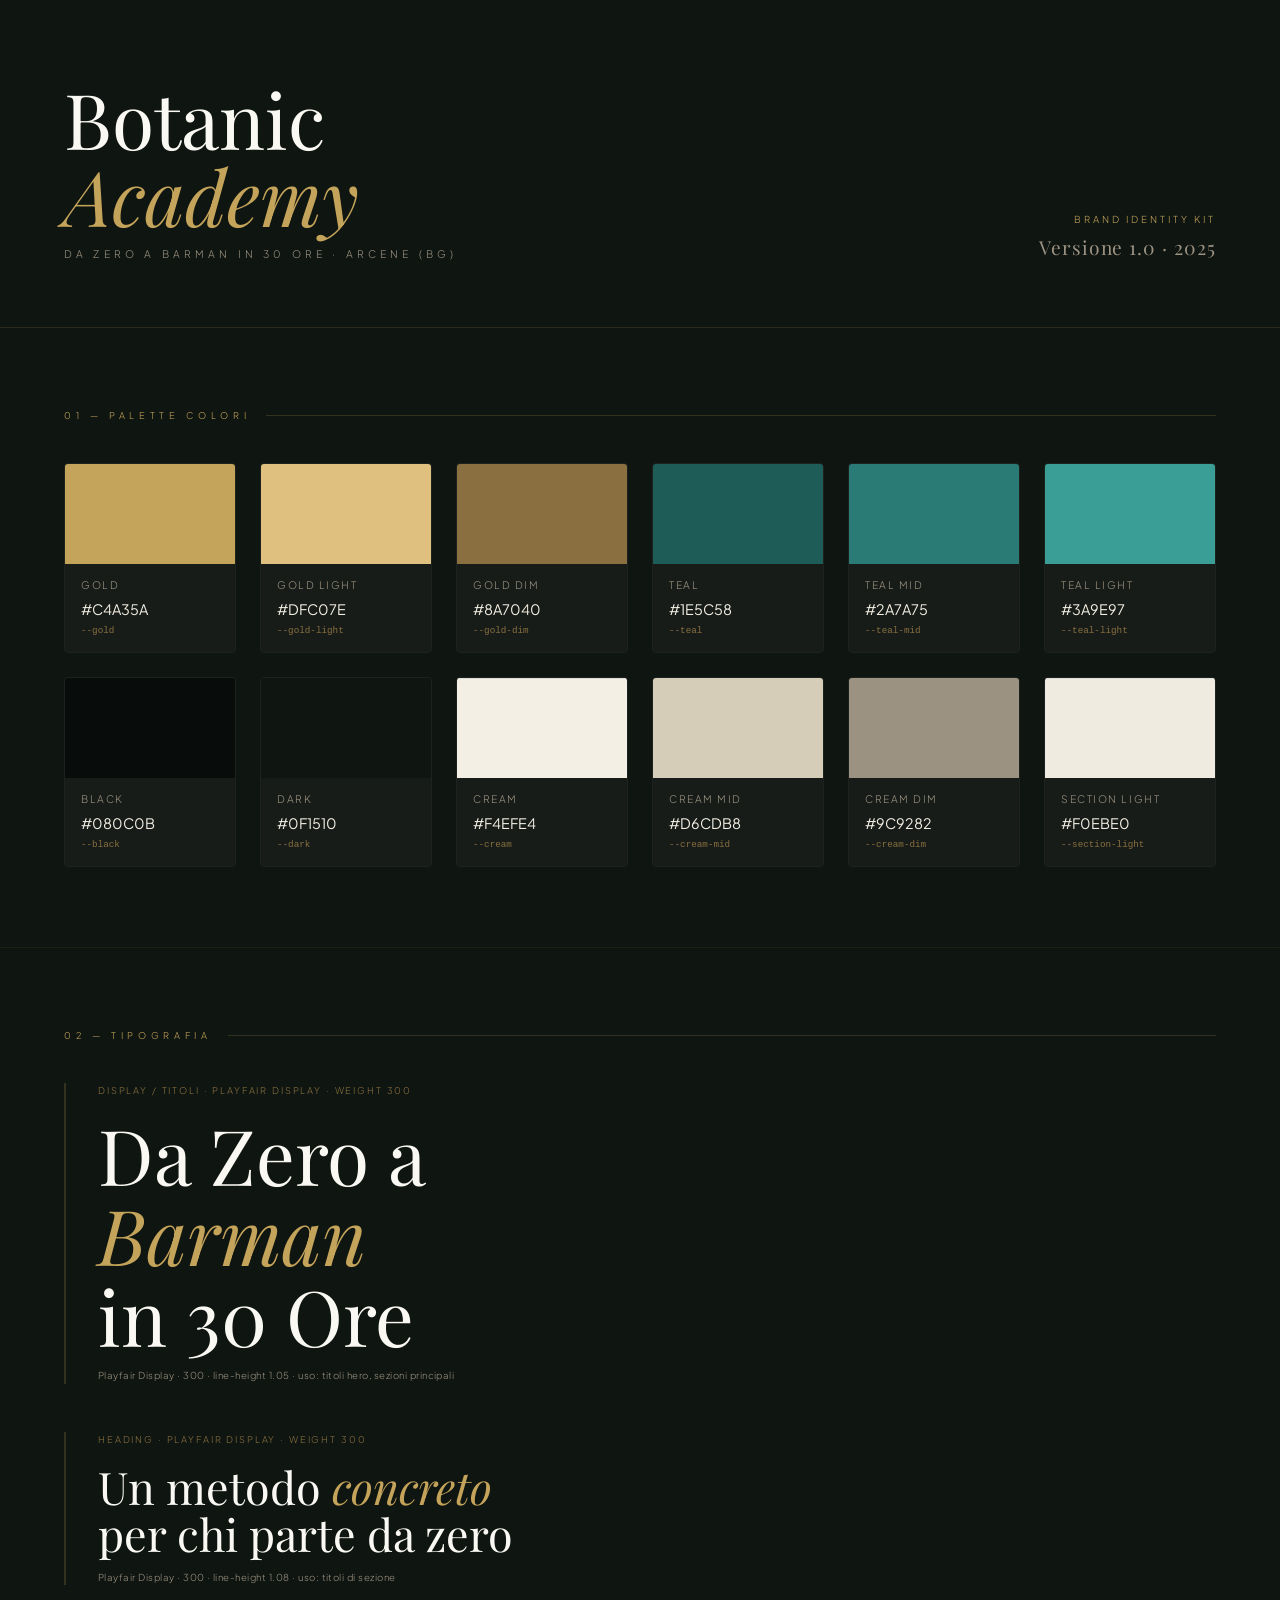
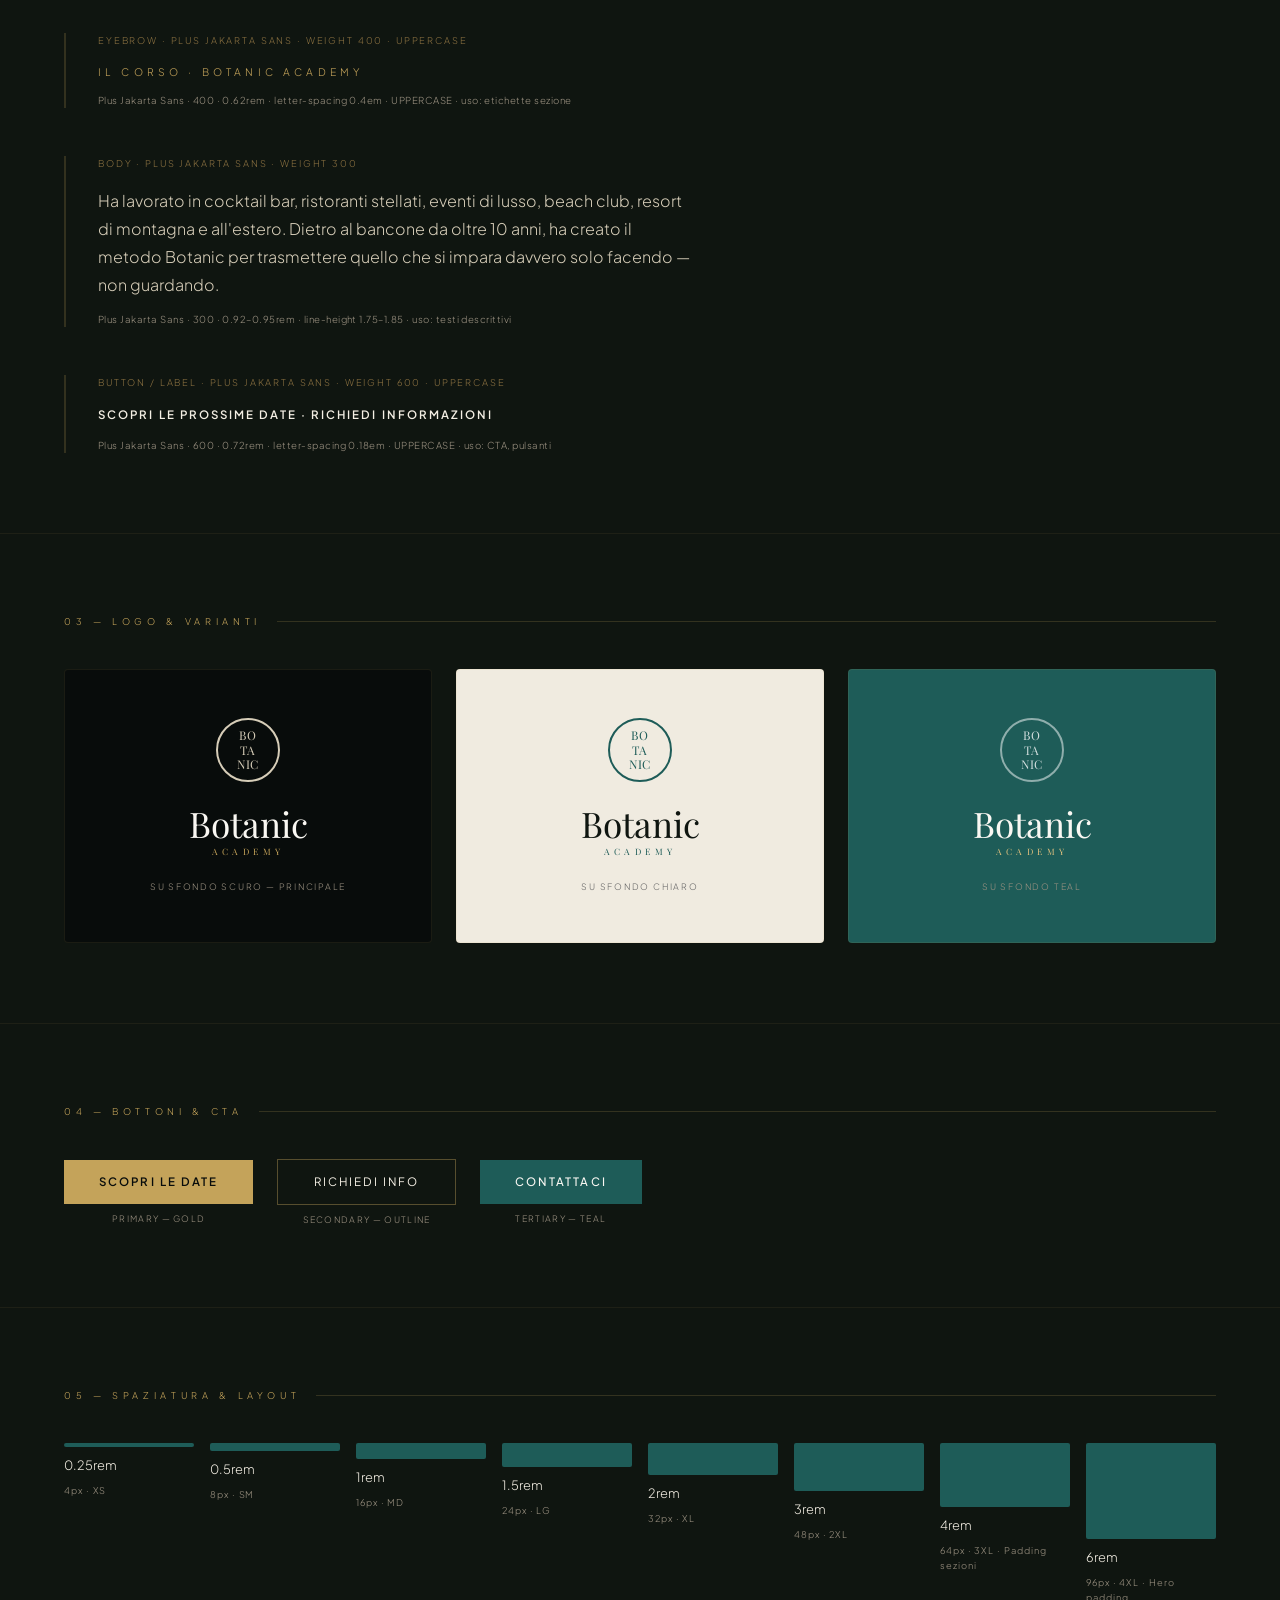
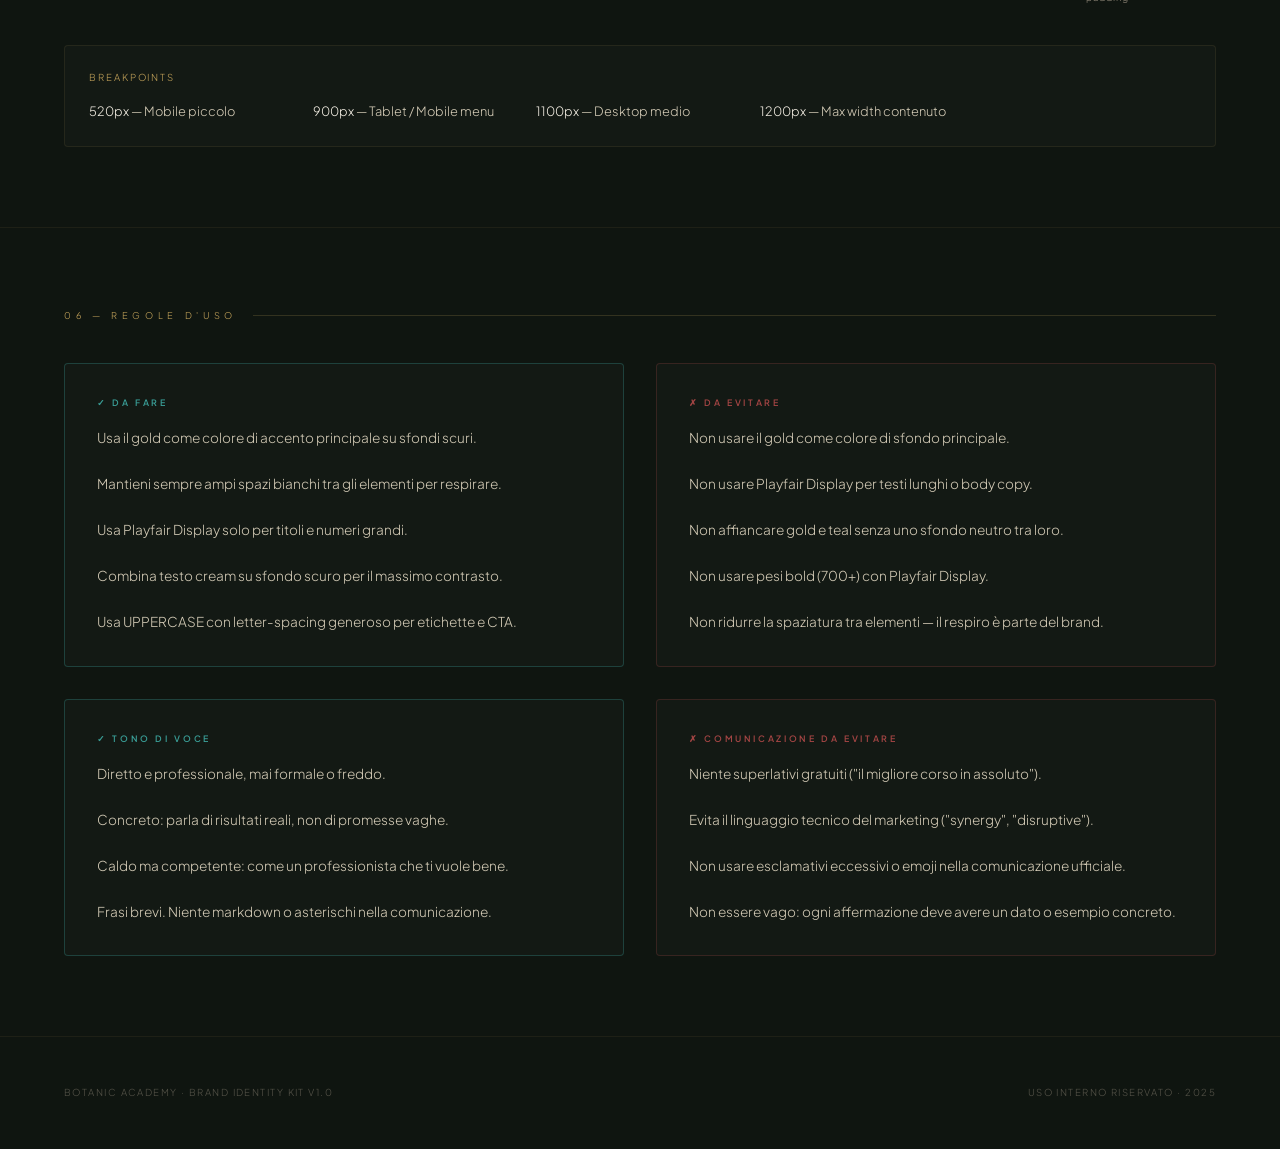
<file: brand-kit.html>
<!DOCTYPE html>
<html lang="it">
<head>
<meta charset="UTF-8">
<meta name="viewport" content="width=device-width, initial-scale=1.0">
<title>Botanic Academy — Brand Identity Kit</title>
<link href="https://fonts.googleapis.com/css2?family=Playfair+Display:ital,wght@0,300;0,400;1,300;1,400&family=Plus+Jakarta+Sans:wght@300;400;500;600&display=swap" rel="stylesheet">
<style>
*, *::before, *::after { box-sizing: border-box; margin: 0; padding: 0; }

:root {
  --black:      #080c0b;
  --dark:       #0f1510;
  --teal:       #1e5c58;
  --teal-mid:   #2a7a75;
  --teal-light: #3a9e97;
  --gold:       #c4a35a;
  --gold-light: #dfc07e;
  --gold-dim:   #8a7040;
  --cream:      #f4efe4;
  --cream-mid:  #d6cdb8;
  --cream-dim:  #9c9282;
  --white:      #faf8f3;
  --section-light: #f0ebe0;
}

body {
  font-family: 'Plus Jakarta Sans', sans-serif;
  background: var(--dark);
  color: var(--cream);
  font-weight: 300;
  line-height: 1.6;
}

/* ── HEADER ── */
header {
  padding: 5rem 4rem 4rem;
  border-bottom: 1px solid rgba(196,163,90,.15);
  display: flex;
  align-items: flex-end;
  justify-content: space-between;
  gap: 2rem;
}
.brand-name {
  font-family: 'Playfair Display', serif;
  font-size: clamp(3rem, 6vw, 5rem);
  font-weight: 300;
  color: var(--white);
  line-height: 1;
}
.brand-name em { color: var(--gold); font-style: italic; }
.brand-tagline {
  font-size: .65rem;
  letter-spacing: .4em;
  text-transform: uppercase;
  color: var(--cream-dim);
  margin-top: .8rem;
}
.kit-label {
  font-size: .6rem;
  letter-spacing: .3em;
  text-transform: uppercase;
  color: var(--gold);
  text-align: right;
}
.kit-label span { display: block; font-family: 'Playfair Display', serif; font-size: 1.2rem; font-weight: 300; color: var(--cream-dim); letter-spacing: .05em; margin-top: .3rem; text-transform: none; }

/* ── SECTIONS ── */
section { padding: 5rem 4rem; border-bottom: 1px solid rgba(196,163,90,.08); }
.section-label {
  font-size: .58rem;
  letter-spacing: .5em;
  text-transform: uppercase;
  color: var(--gold);
  margin-bottom: 2.5rem;
  display: flex;
  align-items: center;
  gap: 1rem;
}
.section-label::after { content: ''; flex: 1; height: 1px; background: rgba(196,163,90,.2); }

/* ── PALETTE ── */
.palette-grid {
  display: grid;
  grid-template-columns: repeat(auto-fill, minmax(160px, 1fr));
  gap: 1.5rem;
}
.swatch {
  border-radius: 4px;
  overflow: hidden;
  border: 1px solid rgba(255,255,255,.06);
}
.swatch-color {
  height: 100px;
  width: 100%;
}
.swatch-info {
  padding: .8rem 1rem;
  background: rgba(255,255,255,.03);
}
.swatch-name {
  font-size: .65rem;
  letter-spacing: .15em;
  text-transform: uppercase;
  color: var(--cream-dim);
  margin-bottom: .3rem;
}
.swatch-hex {
  font-size: .9rem;
  color: var(--cream);
  font-weight: 400;
}
.swatch-var {
  font-size: .58rem;
  color: var(--gold-dim);
  margin-top: .2rem;
  font-family: monospace;
}

/* ── TIPOGRAFIA ── */
.type-samples { display: flex; flex-direction: column; gap: 3rem; }
.type-sample { border-left: 2px solid rgba(196,163,90,.2); padding-left: 2rem; }
.type-meta {
  font-size: .58rem;
  letter-spacing: .2em;
  text-transform: uppercase;
  color: var(--gold-dim);
  margin-bottom: 1rem;
}
.type-display {
  font-family: 'Playfair Display', serif;
  font-weight: 300;
  color: var(--white);
  line-height: 1.05;
}
.type-body-sample {
  font-family: 'Plus Jakarta Sans', sans-serif;
  color: var(--cream-mid);
  line-height: 1.75;
}
.type-eyebrow-sample {
  font-family: 'Plus Jakarta Sans', sans-serif;
  font-size: .65rem;
  letter-spacing: .4em;
  text-transform: uppercase;
  color: var(--gold);
}
.type-specs {
  margin-top: .8rem;
  font-size: .6rem;
  color: var(--cream-dim);
  letter-spacing: .05em;
}

/* ── LOGO ── */
.logo-grid {
  display: grid;
  grid-template-columns: repeat(3, 1fr);
  gap: 1.5rem;
}
.logo-card {
  padding: 3rem 2rem;
  border-radius: 4px;
  display: flex;
  flex-direction: column;
  align-items: center;
  justify-content: center;
  gap: 1.5rem;
  border: 1px solid rgba(196,163,90,.1);
}
.logo-card.dark { background: var(--black); }
.logo-card.light { background: var(--section-light); }
.logo-card.teal { background: var(--teal); }
.logo-wordmark {
  font-family: 'Playfair Display', serif;
  font-weight: 300;
  text-align: center;
  line-height: 1;
}
.logo-wordmark .main { font-size: 2.2rem; display: block; }
.logo-wordmark .sub { font-size: .55rem; letter-spacing: .5em; text-transform: uppercase; margin-top: .4rem; display: block; }
.logo-card.dark .logo-wordmark .main { color: var(--white); }
.logo-card.dark .logo-wordmark .sub { color: var(--gold); }
.logo-card.light .logo-wordmark .main { color: var(--dark); }
.logo-card.light .logo-wordmark .sub { color: var(--teal); }
.logo-card.teal .logo-wordmark .main { color: var(--white); }
.logo-card.teal .logo-wordmark .sub { color: var(--gold-light); }
.logo-badge {
  width: 64px;
  height: 64px;
  border-radius: 50%;
  border: 2px solid currentColor;
  display: flex;
  align-items: center;
  justify-content: center;
  font-family: 'Playfair Display', serif;
  font-size: .75rem;
  font-weight: 300;
  text-align: center;
  line-height: 1.2;
  letter-spacing: .05em;
}
.logo-card.dark .logo-badge { color: var(--cream-mid); }
.logo-card.light .logo-badge { color: var(--teal); }
.logo-card.teal .logo-badge { color: rgba(255,255,255,.7); }
.logo-variant-label { font-size: .55rem; letter-spacing: .2em; text-transform: uppercase; color: var(--cream-dim); }

/* ── BUTTONS ── */
.button-grid { display: flex; flex-wrap: wrap; gap: 1.5rem; align-items: center; }
.btn-primary {
  background: var(--gold);
  color: var(--black);
  border: none;
  padding: .9rem 2.2rem;
  font-family: 'Plus Jakarta Sans', sans-serif;
  font-size: .72rem;
  font-weight: 600;
  letter-spacing: .18em;
  text-transform: uppercase;
  cursor: pointer;
}
.btn-outline {
  background: transparent;
  color: var(--cream);
  border: 1px solid rgba(196,163,90,.4);
  padding: .9rem 2.2rem;
  font-family: 'Plus Jakarta Sans', sans-serif;
  font-size: .72rem;
  font-weight: 400;
  letter-spacing: .18em;
  text-transform: uppercase;
  cursor: pointer;
}
.btn-teal {
  background: var(--teal);
  color: var(--white);
  border: none;
  padding: .9rem 2.2rem;
  font-family: 'Plus Jakarta Sans', sans-serif;
  font-size: .72rem;
  font-weight: 500;
  letter-spacing: .18em;
  text-transform: uppercase;
  cursor: pointer;
}
.btn-label { font-size: .55rem; letter-spacing: .15em; text-transform: uppercase; color: var(--cream-dim); margin-top: .5rem; text-align: center; }
.btn-wrap { display: flex; flex-direction: column; align-items: center; }

/* ── SPACING ── */
.spacing-grid { display: grid; grid-template-columns: repeat(auto-fill, minmax(120px, 1fr)); gap: 1rem; }
.spacing-item { display: flex; flex-direction: column; align-items: flex-start; gap: .5rem; }
.spacing-bar { background: var(--teal); border-radius: 2px; width: 100%; }
.spacing-info { font-size: .58rem; letter-spacing: .1em; color: var(--cream-dim); }
.spacing-value { font-size: .8rem; color: var(--cream); }

/* ── USAGE RULES ── */
.rules-grid { display: grid; grid-template-columns: 1fr 1fr; gap: 2rem; }
.rule-card {
  padding: 2rem;
  border-radius: 4px;
  border: 1px solid rgba(196,163,90,.1);
  background: rgba(255,255,255,.02);
}
.rule-card.do { border-color: rgba(58,158,151,.3); }
.rule-card.dont { border-color: rgba(200,80,80,.2); }
.rule-tag {
  font-size: .55rem;
  letter-spacing: .3em;
  text-transform: uppercase;
  margin-bottom: 1rem;
  font-weight: 600;
}
.rule-card.do .rule-tag { color: var(--teal-light); }
.rule-card.dont .rule-tag { color: rgba(200,80,80,.8); }
.rule-text { font-size: .85rem; color: var(--cream-mid); line-height: 1.7; }

/* ── FOOTER ── */
footer {
  padding: 3rem 4rem;
  display: flex;
  justify-content: space-between;
  align-items: center;
  opacity: .5;
}
.footer-text { font-size: .6rem; letter-spacing: .15em; text-transform: uppercase; color: var(--cream-dim); }

@media(max-width:768px) {
  header, section { padding: 3rem 1.5rem; }
  .logo-grid { grid-template-columns: 1fr; }
  .rules-grid { grid-template-columns: 1fr; }
  footer { padding: 2rem 1.5rem; flex-direction: column; gap: 1rem; text-align: center; }
}
</style>
</head>
<body>

<!-- HEADER -->
<header>
  <div>
    <div class="brand-name">Botanic<br><em>Academy</em></div>
    <div class="brand-tagline">Da Zero a Barman in 30 Ore · Arcene (BG)</div>
  </div>
  <div class="kit-label">
    Brand Identity Kit
    <span>Versione 1.0 · 2025</span>
  </div>
</header>

<!-- PALETTE -->
<section>
  <div class="section-label">01 — Palette Colori</div>
  <div class="palette-grid">
    <div class="swatch">
      <div class="swatch-color" style="background:#c4a35a;"></div>
      <div class="swatch-info">
        <div class="swatch-name">Gold</div>
        <div class="swatch-hex">#C4A35A</div>
        <div class="swatch-var">--gold</div>
      </div>
    </div>
    <div class="swatch">
      <div class="swatch-color" style="background:#dfc07e;"></div>
      <div class="swatch-info">
        <div class="swatch-name">Gold Light</div>
        <div class="swatch-hex">#DFC07E</div>
        <div class="swatch-var">--gold-light</div>
      </div>
    </div>
    <div class="swatch">
      <div class="swatch-color" style="background:#8a7040;"></div>
      <div class="swatch-info">
        <div class="swatch-name">Gold Dim</div>
        <div class="swatch-hex">#8A7040</div>
        <div class="swatch-var">--gold-dim</div>
      </div>
    </div>
    <div class="swatch">
      <div class="swatch-color" style="background:#1e5c58;"></div>
      <div class="swatch-info">
        <div class="swatch-name">Teal</div>
        <div class="swatch-hex">#1E5C58</div>
        <div class="swatch-var">--teal</div>
      </div>
    </div>
    <div class="swatch">
      <div class="swatch-color" style="background:#2a7a75;"></div>
      <div class="swatch-info">
        <div class="swatch-name">Teal Mid</div>
        <div class="swatch-hex">#2A7A75</div>
        <div class="swatch-var">--teal-mid</div>
      </div>
    </div>
    <div class="swatch">
      <div class="swatch-color" style="background:#3a9e97;"></div>
      <div class="swatch-info">
        <div class="swatch-name">Teal Light</div>
        <div class="swatch-hex">#3A9E97</div>
        <div class="swatch-var">--teal-light</div>
      </div>
    </div>
    <div class="swatch">
      <div class="swatch-color" style="background:#080c0b;"></div>
      <div class="swatch-info">
        <div class="swatch-name">Black</div>
        <div class="swatch-hex">#080C0B</div>
        <div class="swatch-var">--black</div>
      </div>
    </div>
    <div class="swatch">
      <div class="swatch-color" style="background:#0f1510;"></div>
      <div class="swatch-info">
        <div class="swatch-name">Dark</div>
        <div class="swatch-hex">#0F1510</div>
        <div class="swatch-var">--dark</div>
      </div>
    </div>
    <div class="swatch">
      <div class="swatch-color" style="background:#f4efe4; border-top: 1px solid #ddd;"></div>
      <div class="swatch-info">
        <div class="swatch-name">Cream</div>
        <div class="swatch-hex">#F4EFE4</div>
        <div class="swatch-var">--cream</div>
      </div>
    </div>
    <div class="swatch">
      <div class="swatch-color" style="background:#d6cdb8;"></div>
      <div class="swatch-info">
        <div class="swatch-name">Cream Mid</div>
        <div class="swatch-hex">#D6CDB8</div>
        <div class="swatch-var">--cream-mid</div>
      </div>
    </div>
    <div class="swatch">
      <div class="swatch-color" style="background:#9c9282;"></div>
      <div class="swatch-info">
        <div class="swatch-name">Cream Dim</div>
        <div class="swatch-hex">#9C9282</div>
        <div class="swatch-var">--cream-dim</div>
      </div>
    </div>
    <div class="swatch">
      <div class="swatch-color" style="background:#f0ebe0; border-top: 1px solid #ddd;"></div>
      <div class="swatch-info">
        <div class="swatch-name">Section Light</div>
        <div class="swatch-hex">#F0EBE0</div>
        <div class="swatch-var">--section-light</div>
      </div>
    </div>
  </div>
</section>

<!-- TIPOGRAFIA -->
<section>
  <div class="section-label">02 — Tipografia</div>
  <div class="type-samples">

    <div class="type-sample">
      <div class="type-meta">Display / Titoli · Playfair Display · Weight 300</div>
      <div class="type-display" style="font-size: clamp(2.5rem, 6vw, 5rem);">Da Zero a<br><em style="color:var(--gold);">Barman</em><br>in 30 Ore</div>
      <div class="type-specs">Playfair Display · 300 · line-height 1.05 · uso: titoli hero, sezioni principali</div>
    </div>

    <div class="type-sample">
      <div class="type-meta">Heading · Playfair Display · Weight 300</div>
      <div class="type-display" style="font-size: clamp(1.8rem, 3.5vw, 2.8rem);">Un metodo <em style="color:var(--gold);">concreto</em><br>per chi parte da zero</div>
      <div class="type-specs">Playfair Display · 300 · line-height 1.08 · uso: titoli di sezione</div>
    </div>

    <div class="type-sample">
      <div class="type-meta">Eyebrow · Plus Jakarta Sans · Weight 400 · Uppercase</div>
      <div class="type-eyebrow-sample">Il Corso · Botanic Academy</div>
      <div class="type-specs">Plus Jakarta Sans · 400 · 0.62rem · letter-spacing 0.4em · UPPERCASE · uso: etichette sezione</div>
    </div>

    <div class="type-sample">
      <div class="type-meta">Body · Plus Jakarta Sans · Weight 300</div>
      <div class="type-body-sample" style="max-width: 600px;">Ha lavorato in cocktail bar, ristoranti stellati, eventi di lusso, beach club, resort di montagna e all'estero. Dietro al bancone da oltre 10 anni, ha creato il metodo Botanic per trasmettere quello che si impara davvero solo facendo — non guardando.</div>
      <div class="type-specs">Plus Jakarta Sans · 300 · 0.92–0.95rem · line-height 1.75–1.85 · uso: testi descrittivi</div>
    </div>

    <div class="type-sample">
      <div class="type-meta">Button / Label · Plus Jakarta Sans · Weight 600 · Uppercase</div>
      <div style="font-family:'Plus Jakarta Sans',sans-serif; font-size:.72rem; font-weight:600; letter-spacing:.18em; text-transform:uppercase; color:var(--cream);">Scopri le Prossime Date · Richiedi Informazioni</div>
      <div class="type-specs">Plus Jakarta Sans · 600 · 0.72rem · letter-spacing 0.18em · UPPERCASE · uso: CTA, pulsanti</div>
    </div>

  </div>
</section>

<!-- LOGO -->
<section>
  <div class="section-label">03 — Logo & Varianti</div>
  <div class="logo-grid">
    <div class="logo-card dark">
      <div class="logo-badge">BO<br>TA<br>NIC</div>
      <div class="logo-wordmark">
        <span class="main" style="color:var(--white);">Botanic</span>
        <span class="sub" style="color:var(--gold);">Academy</span>
      </div>
      <div class="logo-variant-label">Su sfondo scuro — Principale</div>
    </div>
    <div class="logo-card light">
      <div class="logo-badge" style="border-color:var(--teal); color:var(--teal);">BO<br>TA<br>NIC</div>
      <div class="logo-wordmark">
        <span class="main" style="color:var(--dark);">Botanic</span>
        <span class="sub" style="color:var(--teal);">Academy</span>
      </div>
      <div class="logo-variant-label" style="color:#666;">Su sfondo chiaro</div>
    </div>
    <div class="logo-card teal">
      <div class="logo-badge" style="border-color:rgba(255,255,255,.5); color:rgba(255,255,255,.8);">BO<br>TA<br>NIC</div>
      <div class="logo-wordmark">
        <span class="main" style="color:var(--white);">Botanic</span>
        <span class="sub" style="color:var(--gold-light);">Academy</span>
      </div>
      <div class="logo-variant-label">Su sfondo teal</div>
    </div>
  </div>
</section>

<!-- BOTTONI -->
<section>
  <div class="section-label">04 — Bottoni & CTA</div>
  <div class="button-grid">
    <div class="btn-wrap">
      <button class="btn-primary">Scopri le Date</button>
      <div class="btn-label">Primary — Gold</div>
    </div>
    <div class="btn-wrap">
      <button class="btn-outline">Richiedi Info</button>
      <div class="btn-label">Secondary — Outline</div>
    </div>
    <div class="btn-wrap">
      <button class="btn-teal">Contattaci</button>
      <div class="btn-label">Tertiary — Teal</div>
    </div>
  </div>
</section>

<!-- SPAZIATURA -->
<section>
  <div class="section-label">05 — Spaziatura & Layout</div>
  <div class="spacing-grid">
    <div class="spacing-item">
      <div class="spacing-bar" style="height:4px;"></div>
      <div class="spacing-value">0.25rem</div>
      <div class="spacing-info">4px · XS</div>
    </div>
    <div class="spacing-item">
      <div class="spacing-bar" style="height:8px;"></div>
      <div class="spacing-value">0.5rem</div>
      <div class="spacing-info">8px · SM</div>
    </div>
    <div class="spacing-item">
      <div class="spacing-bar" style="height:16px;"></div>
      <div class="spacing-value">1rem</div>
      <div class="spacing-info">16px · MD</div>
    </div>
    <div class="spacing-item">
      <div class="spacing-bar" style="height:24px;"></div>
      <div class="spacing-value">1.5rem</div>
      <div class="spacing-info">24px · LG</div>
    </div>
    <div class="spacing-item">
      <div class="spacing-bar" style="height:32px;"></div>
      <div class="spacing-value">2rem</div>
      <div class="spacing-info">32px · XL</div>
    </div>
    <div class="spacing-item">
      <div class="spacing-bar" style="height:48px;"></div>
      <div class="spacing-value">3rem</div>
      <div class="spacing-info">48px · 2XL</div>
    </div>
    <div class="spacing-item">
      <div class="spacing-bar" style="height:64px;"></div>
      <div class="spacing-value">4rem</div>
      <div class="spacing-info">64px · 3XL · Padding sezioni</div>
    </div>
    <div class="spacing-item">
      <div class="spacing-bar" style="height:96px;"></div>
      <div class="spacing-value">6rem</div>
      <div class="spacing-info">96px · 4XL · Hero padding</div>
    </div>
  </div>

  <div style="margin-top: 2.5rem; padding: 1.5rem; border: 1px solid rgba(196,163,90,.1); border-radius: 4px; background: rgba(255,255,255,.02);">
    <div style="font-size:.6rem; letter-spacing:.2em; text-transform:uppercase; color:var(--gold); margin-bottom:1rem;">Breakpoints</div>
    <div style="display:grid; grid-template-columns: repeat(auto-fill, minmax(200px,1fr)); gap:1rem;">
      <div style="font-size:.8rem; color:var(--cream-mid);"><span style="color:var(--cream);">520px</span> — Mobile piccolo</div>
      <div style="font-size:.8rem; color:var(--cream-mid);"><span style="color:var(--cream);">900px</span> — Tablet / Mobile menu</div>
      <div style="font-size:.8rem; color:var(--cream-mid);"><span style="color:var(--cream);">1100px</span> — Desktop medio</div>
      <div style="font-size:.8rem; color:var(--cream-mid);"><span style="color:var(--cream);">1200px</span> — Max width contenuto</div>
    </div>
  </div>
</section>

<!-- REGOLE D'USO -->
<section>
  <div class="section-label">06 — Regole d'Uso</div>
  <div class="rules-grid">
    <div class="rule-card do">
      <div class="rule-tag">✓ Da fare</div>
      <div class="rule-text">
        Usa il gold come colore di accento principale su sfondi scuri.<br><br>
        Mantieni sempre ampi spazi bianchi tra gli elementi per respirare.<br><br>
        Usa Playfair Display solo per titoli e numeri grandi.<br><br>
        Combina testo cream su sfondo scuro per il massimo contrasto.<br><br>
        Usa UPPERCASE con letter-spacing generoso per etichette e CTA.
      </div>
    </div>
    <div class="rule-card dont">
      <div class="rule-tag">✗ Da evitare</div>
      <div class="rule-text">
        Non usare il gold come colore di sfondo principale.<br><br>
        Non usare Playfair Display per testi lunghi o body copy.<br><br>
        Non affiancare gold e teal senza uno sfondo neutro tra loro.<br><br>
        Non usare pesi bold (700+) con Playfair Display.<br><br>
        Non ridurre la spaziatura tra elementi — il respiro è parte del brand.
      </div>
    </div>
    <div class="rule-card do">
      <div class="rule-tag">✓ Tono di voce</div>
      <div class="rule-text">
        Diretto e professionale, mai formale o freddo.<br><br>
        Concreto: parla di risultati reali, non di promesse vaghe.<br><br>
        Caldo ma competente: come un professionista che ti vuole bene.<br><br>
        Frasi brevi. Niente markdown o asterischi nella comunicazione.
      </div>
    </div>
    <div class="rule-card dont">
      <div class="rule-tag">✗ Comunicazione da evitare</div>
      <div class="rule-text">
        Niente superlativi gratuiti ("il migliore corso in assoluto").<br><br>
        Evita il linguaggio tecnico del marketing ("synergy", "disruptive").<br><br>
        Non usare esclamativi eccessivi o emoji nella comunicazione ufficiale.<br><br>
        Non essere vago: ogni affermazione deve avere un dato o esempio concreto.
      </div>
    </div>
  </div>
</section>

<!-- FOOTER -->
<footer>
  <div class="footer-text">Botanic Academy · Brand Identity Kit v1.0</div>
  <div class="footer-text">Uso interno riservato · 2025</div>
</footer>

</body>
</html>
</file>
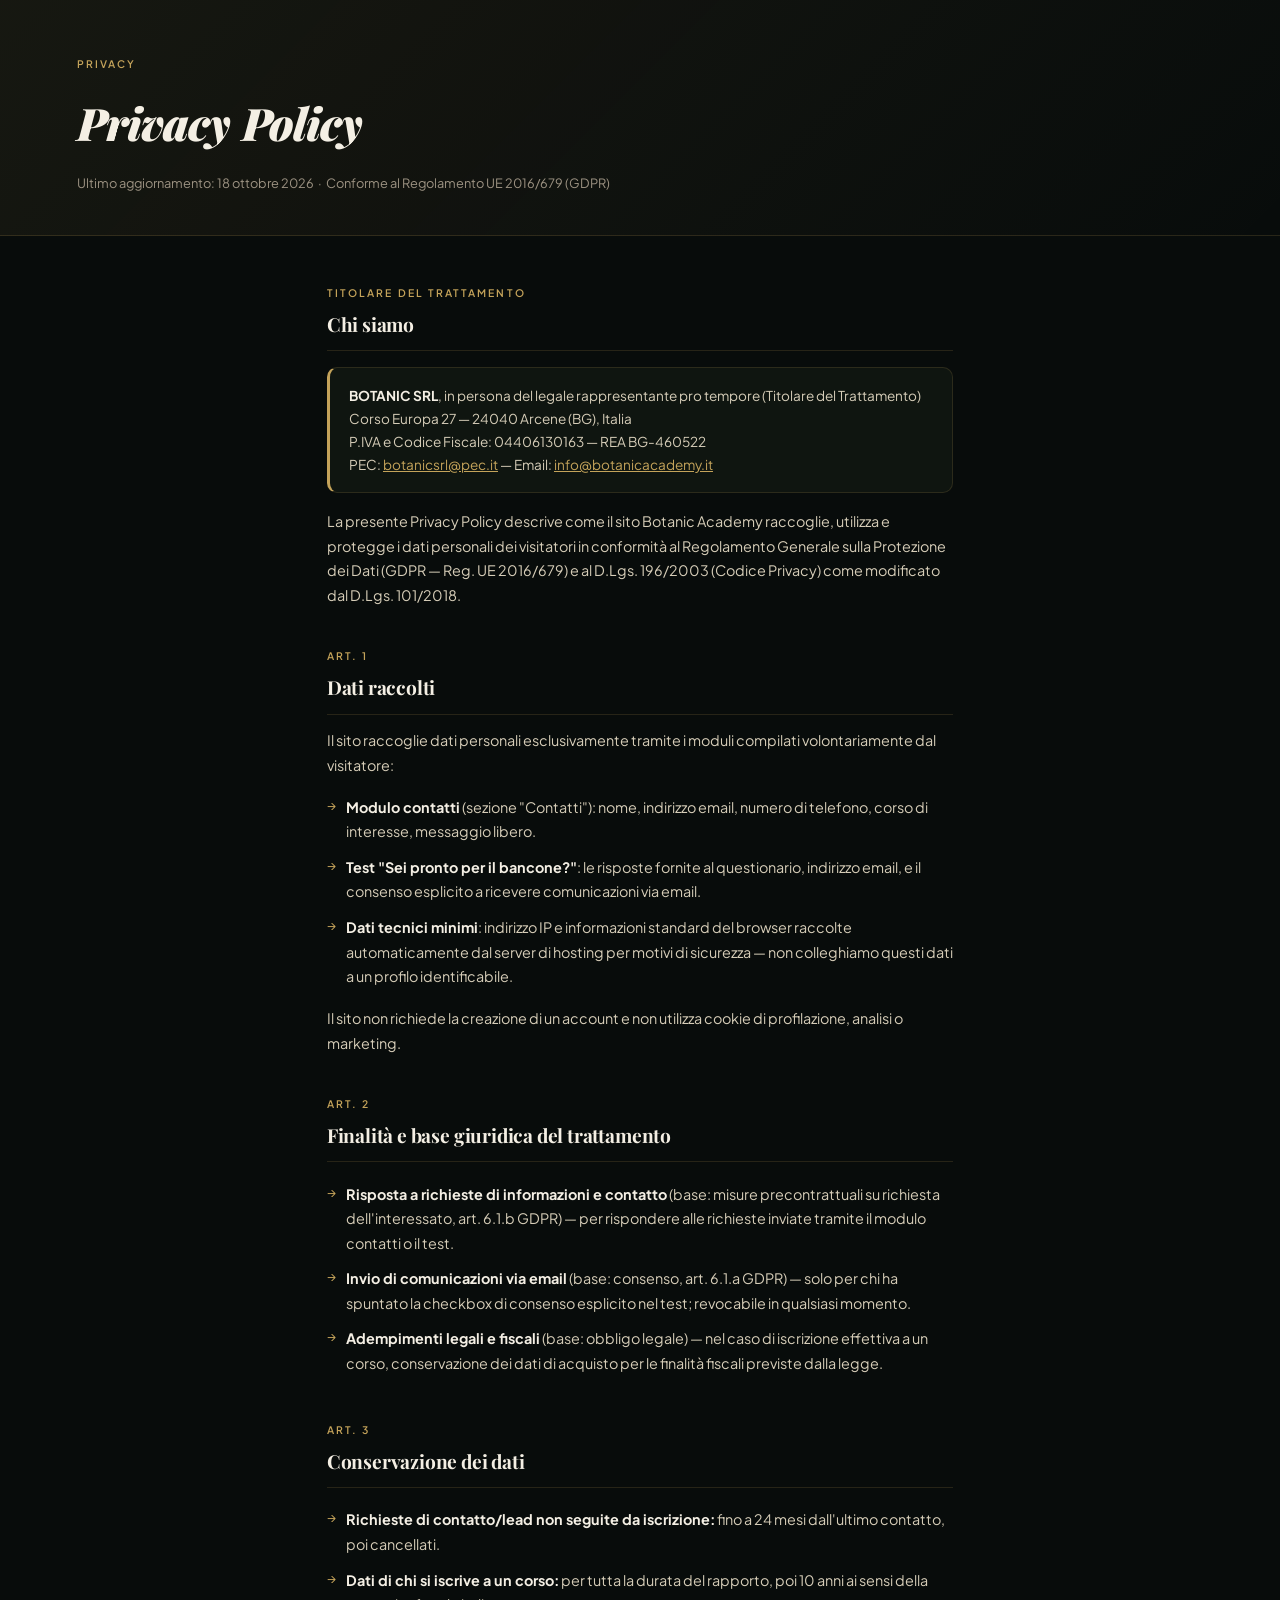
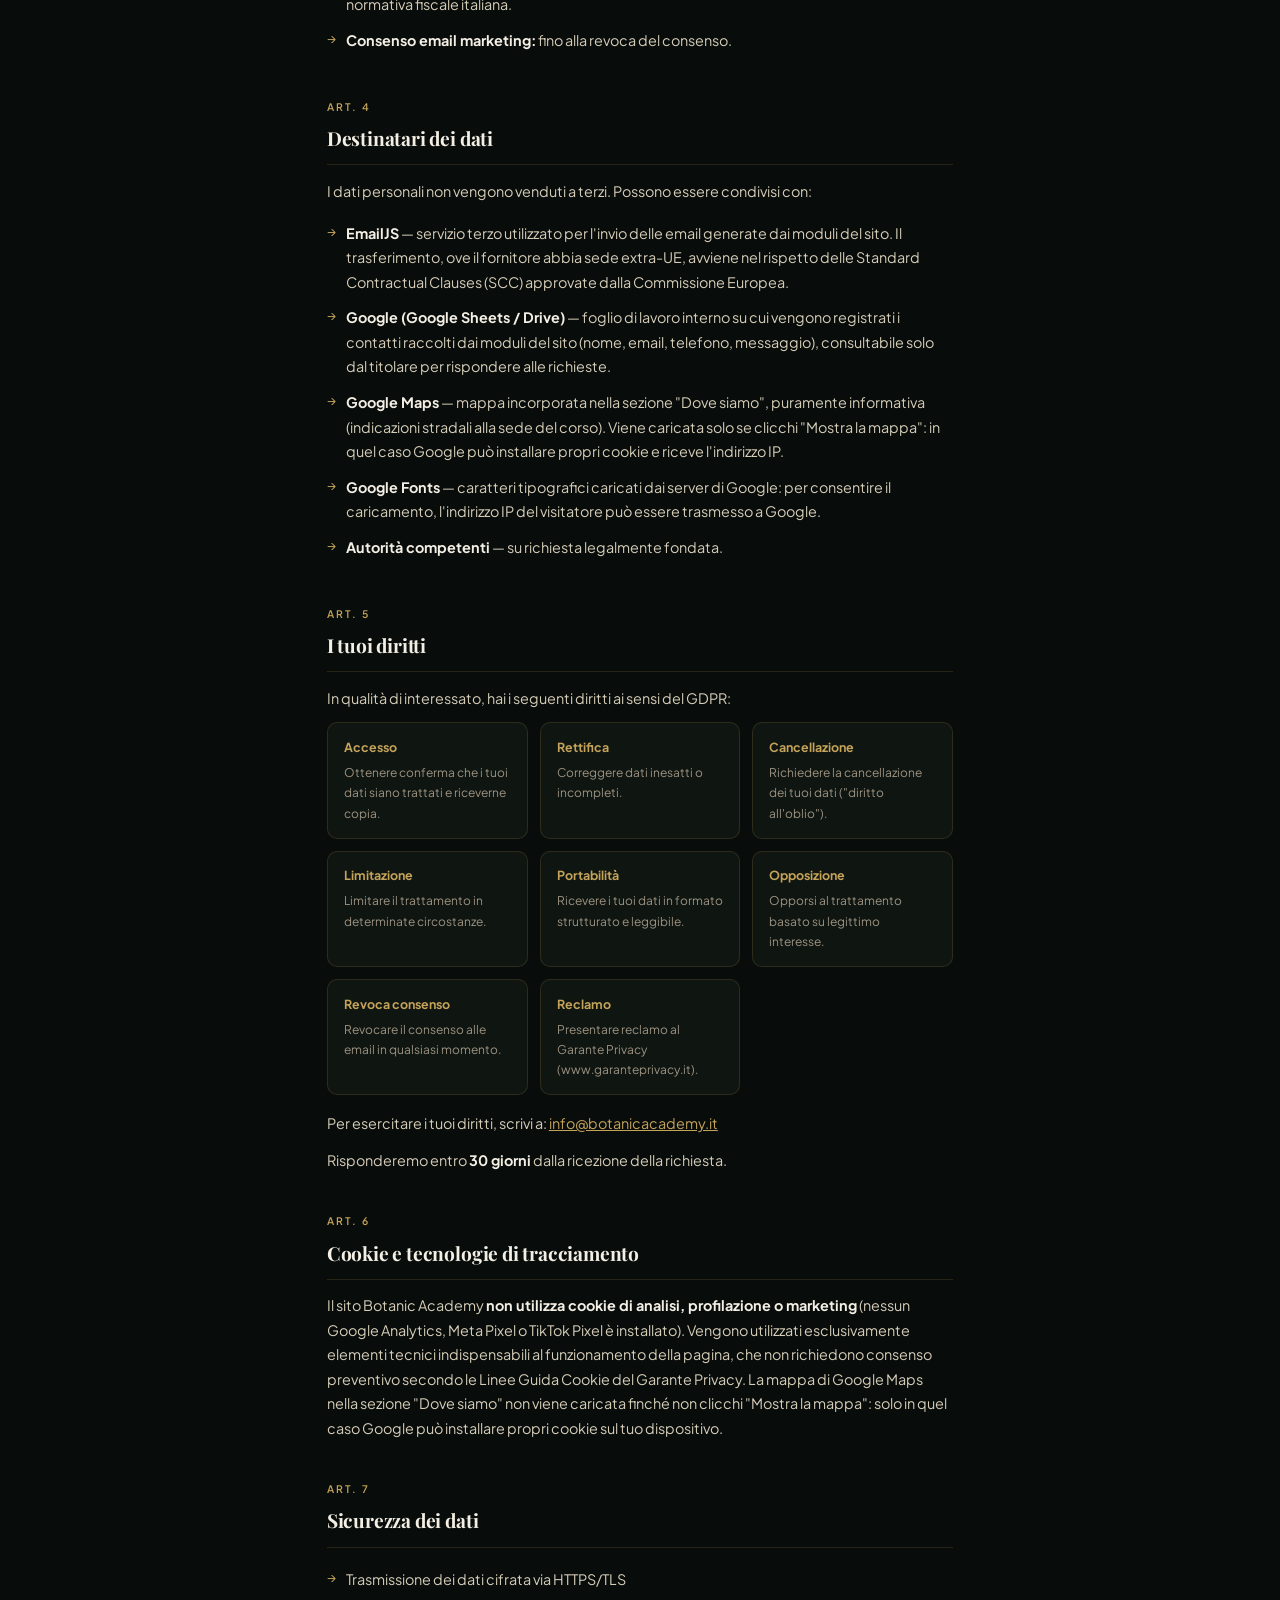
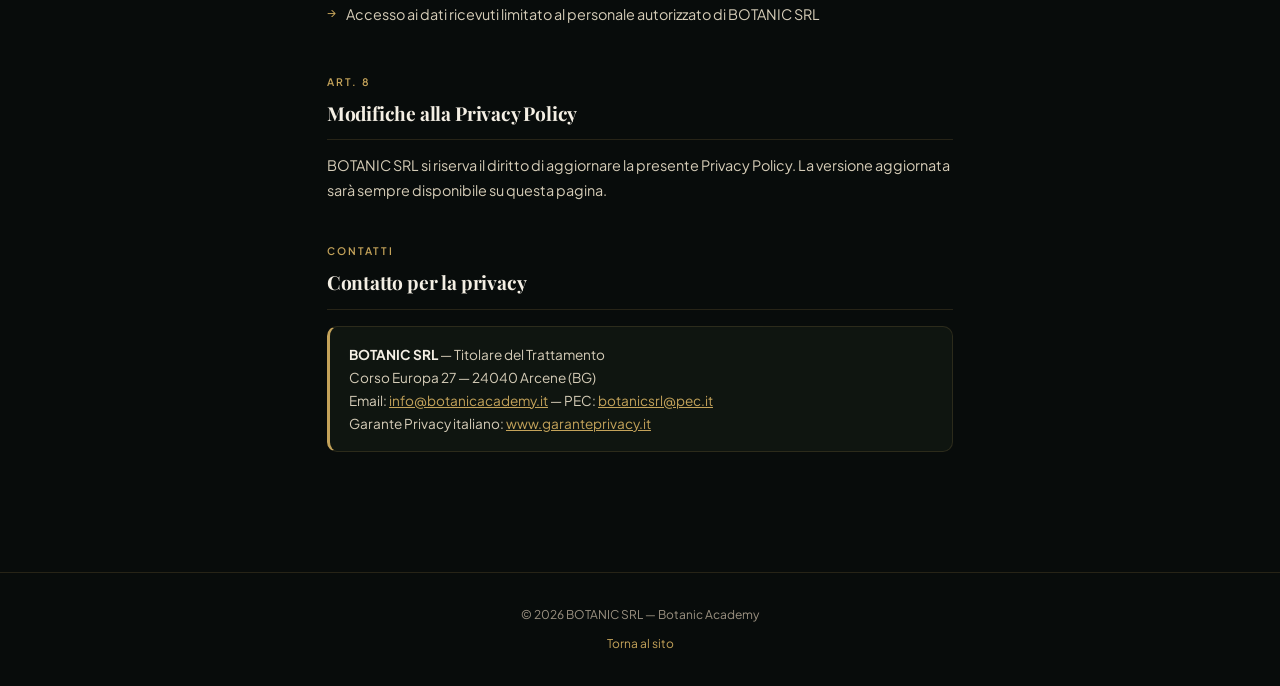
<file: privacy-policy.html>
<!DOCTYPE html>
<html lang="it">
<head>
<meta charset="UTF-8">
<meta name="viewport" content="width=device-width, initial-scale=1.0, viewport-fit=cover">
<title>Privacy Policy — Botanic Academy</title>
<meta name="robots" content="index, follow">
<link rel="canonical" href="https://botanicacademy.it/privacy-policy.html">
<link href="https://fonts.googleapis.com/css2?family=Playfair+Display:ital,wght@0,400;0,700;0,900;1,400;1,700&family=Plus+Jakarta+Sans:wght@300;400;500;600&display=swap" rel="stylesheet">
<style>
*, *::before, *::after { box-sizing: border-box; margin: 0; padding: 0; }
:root {
  --black:      #080c0b;
  --dark:       #0f1510;
  --gold:       #c4a35a;
  --gold-light: #dfc07e;
  --cream:      #f4efe4;
  --cream-mid:  #d6cdb8;
  --cream-dim:  #9c9282;
  --brd: rgba(196,163,90,.16);
}
body {
  background: var(--black);
  color: var(--cream);
  font-family: 'Plus Jakarta Sans', sans-serif;
  -webkit-font-smoothing: antialiased;
  line-height: 1.7;
}
.page-header {
  padding: 3rem 6% 2.5rem;
  padding-top: max(3rem, calc(env(safe-area-inset-top) + 1.5rem));
  border-bottom: 1px solid var(--brd);
  background: linear-gradient(135deg, rgba(196,163,90,.08), transparent);
}
.badge {
  display: inline-block;
  font-size: .65rem; font-weight: 600;
  letter-spacing: .2em; text-transform: uppercase;
  color: var(--gold); margin-bottom: .75rem;
}
.page-header h1 {
  font-family: 'Playfair Display', serif;
  font-size: clamp(1.8rem, 5vw, 2.8rem);
  font-weight: 900; font-style: italic; letter-spacing: -.02em;
  color: var(--cream); margin-bottom: .5rem;
}
.page-header .meta { font-size: .8rem; color: var(--cream-dim); margin-top: .75rem; }
.content { max-width: 780px; margin: 0 auto; padding: 3rem 6% 5rem; }
.section { margin-bottom: 2.5rem; }
.section-num {
  font-size: .65rem; font-weight: 600;
  letter-spacing: .2em; text-transform: uppercase;
  color: var(--gold); margin-bottom: .4rem;
}
.section h2 {
  font-family: 'Playfair Display', serif;
  font-size: 1.2rem; font-weight: 700;
  letter-spacing: -.01em; color: var(--cream);
  margin-bottom: .85rem; padding-bottom: .6rem;
  border-bottom: 1px solid var(--brd);
}
.section p { font-size: .9rem; color: var(--cream-mid); margin-bottom: .75rem; }
.section ul { list-style: none; padding: 0; margin-bottom: .75rem; }
.section ul li {
  font-size: .9rem; color: var(--cream-mid);
  padding: .35rem 0 .35rem 1.2rem; position: relative;
}
.section ul li::before {
  content: '→'; position: absolute; left: 0;
  color: var(--gold); font-size: .8rem;
}
.highlight-box {
  background: var(--dark);
  border: 1px solid var(--brd);
  border-left: 3px solid var(--gold);
  border-radius: 10px;
  padding: 1rem 1.2rem;
  margin: 1rem 0;
}
.highlight-box p { font-size: .85rem; color: var(--cream-mid); margin: 0; }
.rights-grid {
  display: grid;
  grid-template-columns: repeat(auto-fill, minmax(200px, 1fr));
  gap: .75rem; margin-top: .75rem;
}
.right-card {
  background: var(--dark);
  border: 1px solid var(--brd);
  border-radius: 10px;
  padding: .85rem 1rem;
}
.right-card .right-title { font-size: .78rem; font-weight: 700; color: var(--gold); margin-bottom: .3rem; }
.right-card p { font-size: .75rem; color: var(--cream-dim); margin: 0; }
strong { color: var(--cream); font-weight: 700; }
a { color: var(--gold); }
.page-footer {
  border-top: 1px solid var(--brd);
  padding: 2rem 6%;
  padding-bottom: max(2rem, calc(env(safe-area-inset-bottom) + 1rem));
  text-align: center;
  font-size: .75rem; color: var(--cream-dim);
}
.page-footer a { color: var(--gold); text-decoration: none; }
</style>
</head>
<body>

<div class="page-header">
  <span class="badge">Privacy</span>
  <h1>Privacy Policy</h1>
  <p class="meta">Ultimo aggiornamento: 18 ottobre 2026 &nbsp;·&nbsp; Conforme al Regolamento UE 2016/679 (GDPR)</p>
</div>

<div class="content">

  <div class="section">
    <div class="section-num">Titolare del trattamento</div>
    <h2>Chi siamo</h2>
    <div class="highlight-box">
      <p>
        <strong>BOTANIC SRL</strong>, in persona del legale rappresentante pro tempore (Titolare del Trattamento)<br>
        Corso Europa 27 — 24040 Arcene (BG), Italia<br>
        P.IVA e Codice Fiscale: 04406130163 — REA BG-460522<br>
        PEC: <a href="mailto:botanicsrl@pec.it">botanicsrl@pec.it</a> — Email: <a href="mailto:info@botanicacademy.it">info@botanicacademy.it</a>
      </p>
    </div>
    <p>La presente Privacy Policy descrive come il sito Botanic Academy raccoglie, utilizza e protegge i dati personali dei visitatori in conformità al Regolamento Generale sulla Protezione dei Dati (GDPR — Reg. UE 2016/679) e al D.Lgs. 196/2003 (Codice Privacy) come modificato dal D.Lgs. 101/2018.</p>
  </div>

  <div class="section">
    <div class="section-num">Art. 1</div>
    <h2>Dati raccolti</h2>
    <p>Il sito raccoglie dati personali esclusivamente tramite i moduli compilati volontariamente dal visitatore:</p>
    <ul>
      <li><strong>Modulo contatti</strong> (sezione "Contatti"): nome, indirizzo email, numero di telefono, corso di interesse, messaggio libero.</li>
      <li><strong>Test "Sei pronto per il bancone?"</strong>: le risposte fornite al questionario, indirizzo email, e il consenso esplicito a ricevere comunicazioni via email.</li>
      <li><strong>Dati tecnici minimi</strong>: indirizzo IP e informazioni standard del browser raccolte automaticamente dal server di hosting per motivi di sicurezza — non colleghiamo questi dati a un profilo identificabile.</li>
    </ul>
    <p>Il sito non richiede la creazione di un account e non utilizza cookie di profilazione, analisi o marketing.</p>
  </div>

  <div class="section">
    <div class="section-num">Art. 2</div>
    <h2>Finalità e base giuridica del trattamento</h2>
    <ul>
      <li><strong>Risposta a richieste di informazioni e contatto</strong> (base: misure precontrattuali su richiesta dell'interessato, art. 6.1.b GDPR) — per rispondere alle richieste inviate tramite il modulo contatti o il test.</li>
      <li><strong>Invio di comunicazioni via email</strong> (base: consenso, art. 6.1.a GDPR) — solo per chi ha spuntato la checkbox di consenso esplicito nel test; revocabile in qualsiasi momento.</li>
      <li><strong>Adempimenti legali e fiscali</strong> (base: obbligo legale) — nel caso di iscrizione effettiva a un corso, conservazione dei dati di acquisto per le finalità fiscali previste dalla legge.</li>
    </ul>
  </div>

  <div class="section">
    <div class="section-num">Art. 3</div>
    <h2>Conservazione dei dati</h2>
    <ul>
      <li><strong>Richieste di contatto/lead non seguite da iscrizione:</strong> fino a 24 mesi dall'ultimo contatto, poi cancellati.</li>
      <li><strong>Dati di chi si iscrive a un corso:</strong> per tutta la durata del rapporto, poi 10 anni ai sensi della normativa fiscale italiana.</li>
      <li><strong>Consenso email marketing:</strong> fino alla revoca del consenso.</li>
    </ul>
  </div>

  <div class="section">
    <div class="section-num">Art. 4</div>
    <h2>Destinatari dei dati</h2>
    <p>I dati personali non vengono venduti a terzi. Possono essere condivisi con:</p>
    <ul>
      <li><strong>EmailJS</strong> — servizio terzo utilizzato per l'invio delle email generate dai moduli del sito. Il trasferimento, ove il fornitore abbia sede extra-UE, avviene nel rispetto delle Standard Contractual Clauses (SCC) approvate dalla Commissione Europea.</li>
      <li><strong>Google (Google Sheets / Drive)</strong> — foglio di lavoro interno su cui vengono registrati i contatti raccolti dai moduli del sito (nome, email, telefono, messaggio), consultabile solo dal titolare per rispondere alle richieste.</li>
      <li><strong>Google Maps</strong> — mappa incorporata nella sezione "Dove siamo", puramente informativa (indicazioni stradali alla sede del corso). Viene caricata solo se clicchi "Mostra la mappa": in quel caso Google può installare propri cookie e riceve l'indirizzo IP.</li>
      <li><strong>Google Fonts</strong> — caratteri tipografici caricati dai server di Google: per consentire il caricamento, l'indirizzo IP del visitatore può essere trasmesso a Google.</li>
      <li><strong>Autorità competenti</strong> — su richiesta legalmente fondata.</li>
    </ul>
  </div>

  <div class="section">
    <div class="section-num">Art. 5</div>
    <h2>I tuoi diritti</h2>
    <p>In qualità di interessato, hai i seguenti diritti ai sensi del GDPR:</p>
    <div class="rights-grid">
      <div class="right-card">
        <div class="right-title">Accesso</div>
        <p>Ottenere conferma che i tuoi dati siano trattati e riceverne copia.</p>
      </div>
      <div class="right-card">
        <div class="right-title">Rettifica</div>
        <p>Correggere dati inesatti o incompleti.</p>
      </div>
      <div class="right-card">
        <div class="right-title">Cancellazione</div>
        <p>Richiedere la cancellazione dei tuoi dati ("diritto all'oblio").</p>
      </div>
      <div class="right-card">
        <div class="right-title">Limitazione</div>
        <p>Limitare il trattamento in determinate circostanze.</p>
      </div>
      <div class="right-card">
        <div class="right-title">Portabilità</div>
        <p>Ricevere i tuoi dati in formato strutturato e leggibile.</p>
      </div>
      <div class="right-card">
        <div class="right-title">Opposizione</div>
        <p>Opporsi al trattamento basato su legittimo interesse.</p>
      </div>
      <div class="right-card">
        <div class="right-title">Revoca consenso</div>
        <p>Revocare il consenso alle email in qualsiasi momento.</p>
      </div>
      <div class="right-card">
        <div class="right-title">Reclamo</div>
        <p>Presentare reclamo al Garante Privacy (www.garanteprivacy.it).</p>
      </div>
    </div>
    <p style="margin-top:1rem;">Per esercitare i tuoi diritti, scrivi a: <a href="mailto:info@botanicacademy.it">info@botanicacademy.it</a></p>
    <p>Risponderemo entro <strong>30 giorni</strong> dalla ricezione della richiesta.</p>
  </div>

  <div class="section">
    <div class="section-num">Art. 6</div>
    <h2>Cookie e tecnologie di tracciamento</h2>
    <p>Il sito Botanic Academy <strong>non utilizza cookie di analisi, profilazione o marketing</strong> (nessun Google Analytics, Meta Pixel o TikTok Pixel è installato). Vengono utilizzati esclusivamente elementi tecnici indispensabili al funzionamento della pagina, che non richiedono consenso preventivo secondo le Linee Guida Cookie del Garante Privacy. La mappa di Google Maps nella sezione "Dove siamo" non viene caricata finché non clicchi "Mostra la mappa": solo in quel caso Google può installare propri cookie sul tuo dispositivo.</p>
  </div>

  <div class="section">
    <div class="section-num">Art. 7</div>
    <h2>Sicurezza dei dati</h2>
    <ul>
      <li>Trasmissione dei dati cifrata via HTTPS/TLS</li>
      <li>Accesso ai dati ricevuti limitato al personale autorizzato di BOTANIC SRL</li>
    </ul>
  </div>

  <div class="section">
    <div class="section-num">Art. 8</div>
    <h2>Modifiche alla Privacy Policy</h2>
    <p>BOTANIC SRL si riserva il diritto di aggiornare la presente Privacy Policy. La versione aggiornata sarà sempre disponibile su questa pagina.</p>
  </div>

  <div class="section">
    <div class="section-num">Contatti</div>
    <h2>Contatto per la privacy</h2>
    <div class="highlight-box">
      <p>
        <strong>BOTANIC SRL</strong> — Titolare del Trattamento<br>
        Corso Europa 27 — 24040 Arcene (BG)<br>
        Email: <a href="mailto:info@botanicacademy.it">info@botanicacademy.it</a> — PEC: <a href="mailto:botanicsrl@pec.it">botanicsrl@pec.it</a><br>
        Garante Privacy italiano: <a href="https://www.garanteprivacy.it" target="_blank">www.garanteprivacy.it</a>
      </p>
    </div>
  </div>

</div>

<div class="page-footer">
  <p>© 2026 BOTANIC SRL — Botanic Academy</p>
  <p style="margin-top:.5rem;"><a href="index.html">Torna al sito</a></p>
</div>

</body>
</html>
</file>
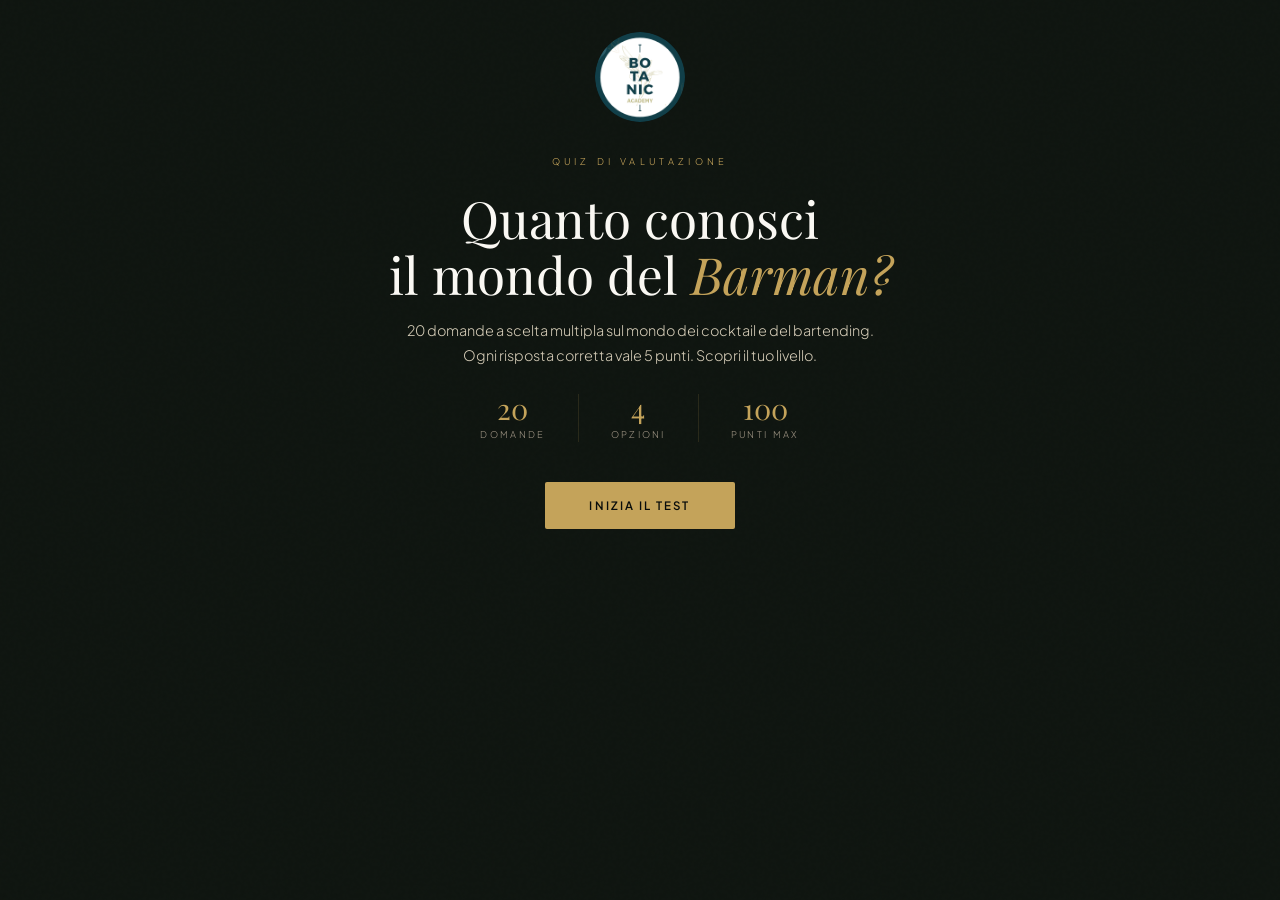
<file: quiz.html>
<!DOCTYPE html>
<html lang="it">
<head>
<meta charset="UTF-8">
<meta name="viewport" content="width=device-width, initial-scale=1.0">
<title>Test Barman — Botanic Academy</title>
<meta name="description" content="Quanto conosci il mondo del bartending? 20 domande, scopri il tuo livello e poi scopri il corso Botanic Academy.">

<!-- Favicon -->
<link rel="icon" type="image/png" href="[data-uri]">
<link rel="apple-touch-icon" href="[data-uri]">

<!-- Open Graph -->
<meta property="og:type" content="website">
<meta property="og:url" content="https://danielsportelli.github.io/botanic-academy/quiz.html">
<meta property="og:title" content="Test Barman — Botanic Academy">
<meta property="og:description" content="Quanto conosci il mondo del bartending? 20 domande, scopri il tuo livello.">
<meta property="og:image" content="https://danielsportelli.github.io/botanic-academy/og-quiz.png">
<meta property="og:image:width" content="1200">
<meta property="og:image:height" content="630">
<meta property="og:locale" content="it_IT">
<meta property="og:site_name" content="Botanic Academy">

<!-- Twitter Card -->
<meta name="twitter:card" content="summary_large_image">
<meta name="twitter:url" content="https://danielsportelli.github.io/botanic-academy/quiz.html">
<meta name="twitter:title" content="Test Barman — Botanic Academy">
<meta name="twitter:description" content="Quanto conosci il mondo del bartending? 20 domande, scopri il tuo livello.">
<meta name="twitter:image" content="https://danielsportelli.github.io/botanic-academy/og-quiz.png">

<link rel="canonical" href="https://danielsportelli.github.io/botanic-academy/quiz.html">
<link href="https://fonts.googleapis.com/css2?family=Playfair+Display:ital,wght@0,300;0,400;1,300;1,400&family=Plus+Jakarta+Sans:wght@300;400;500;600&display=swap" rel="stylesheet">
<style>
*, *::before, *::after { box-sizing: border-box; margin: 0; padding: 0; }

:root {
  --black:      #080c0b;
  --dark:       #0f1510;
  --teal:       #1e5c58;
  --teal-mid:   #2a7a75;
  --teal-light: #3a9e97;
  --gold:       #c4a35a;
  --gold-light: #dfc07e;
  --gold-dim:   #8a7040;
  --cream:      #f4efe4;
  --cream-mid:  #d6cdb8;
  --cream-dim:  #9c9282;
  --white:      #faf8f3;
  --section-light: #f0ebe0;
}

html, body {
  height: 100%;
  font-family: 'Plus Jakarta Sans', sans-serif;
  background: var(--dark);
  color: var(--cream);
  font-weight: 300;
  line-height: 1.6;
}

body {
  min-height: 100vh;
  display: flex;
  flex-direction: column;
  align-items: center;
  justify-content: flex-start;
  padding: 2rem 1rem 4rem;
}

/* ── NOISE OVERLAY ── */
body::before {
  content: '';
  position: fixed;
  inset: 0;
  background-image: url("data:image/svg+xml,%3Csvg viewBox='0 0 256 256' xmlns='http://www.w3.org/2000/svg'%3E%3Cfilter id='noise'%3E%3CfeTurbulence type='fractalNoise' baseFrequency='0.9' numOctaves='4' stitchTiles='stitch'/%3E%3C/filter%3E%3Crect width='100%25' height='100%25' filter='url(%23noise)' opacity='0.03'/%3E%3C/svg%3E");
  pointer-events: none;
  z-index: 0;
  opacity: .4;
}

/* ── LOGO ── */
.logo {
  display: flex;
  justify-content: center;
  margin-bottom: 2rem;
  position: relative;
  z-index: 1;
}
.logo-img {
  width: 90px;
  height: 90px;
  border-radius: 50%;
  object-fit: cover;
}

/* ── CARD CONTAINER ── */
.quiz-card {
  width: 100%;
  max-width: 680px;
  background: rgba(255,255,255,.025);
  border: 1px solid rgba(196,163,90,.12);
  border-radius: 4px;
  position: relative;
  z-index: 1;
  overflow: hidden;
}

@media (min-width: 521px) {
  .quiz-card {
    overflow: visible;
    height: auto;
  }
  .quiz-card > * {
    overflow: visible;
  }
}

/* ── PROGRESS BAR ── */
.progress-wrap {
  padding: 1.6rem 2.2rem .8rem;
  border-bottom: 1px solid rgba(196,163,90,.08);
}
.progress-meta {
  display: flex;
  justify-content: space-between;
  align-items: center;
  margin-bottom: .7rem;
}
.progress-label {
  font-size: .58rem;
  letter-spacing: .35em;
  text-transform: uppercase;
  color: var(--gold);
}
.progress-counter {
  font-size: .7rem;
  color: var(--cream-dim);
  font-weight: 400;
}
.progress-track {
  width: 100%;
  height: 2px;
  background: rgba(255,255,255,.06);
  border-radius: 2px;
  overflow: hidden;
}
.progress-fill {
  height: 100%;
  background: linear-gradient(90deg, var(--teal-mid), var(--gold));
  border-radius: 2px;
  transition: width .5s cubic-bezier(.4,0,.2,1);
  width: 0%;
}

/* ── QUESTION AREA ── */
.question-wrap {
  padding: 1.6rem 2.2rem 1.2rem;
  min-height: 100px;
}
.question-num {
  font-size: .58rem; letter-spacing: .35em;
  text-transform: uppercase; color: var(--cream-dim);
  margin-bottom: .9rem;
}
.question-text {
  font-family: 'Playfair Display', serif;
  font-size: clamp(1.15rem, 2.5vw, 1.45rem);
  font-weight: 300; line-height: 1.35;
  color: var(--white);
}
.question-text em { color: var(--gold); font-style: italic; }

/* ── OPTIONS ── */
.options-wrap {
  padding: 0 2.2rem 1.2rem;
  display: flex;
  flex-direction: column;
  gap: .5rem;
}

.option-btn {
  width: 100%;
  background: rgba(255,255,255,.03);
  border: 1px solid rgba(196,163,90,.15);
  border-radius: 3px;
  padding: .8rem 1.1rem;
  display: flex;
  align-items: center;
  gap: .9rem;
  cursor: pointer;
  transition: all .22s ease;
  text-align: left;
  color: var(--cream-mid);
  font-family: 'Plus Jakarta Sans', sans-serif;
  font-size: .88rem;
  font-weight: 300;
  line-height: 1.45;
  position: relative;
  overflow: hidden;
}
.option-btn::before {
  content: '';
  position: absolute;
  inset: 0;
  background: linear-gradient(90deg, rgba(196,163,90,.06), transparent);
  opacity: 0;
  transition: opacity .2s;
}
.option-btn:hover:not(:disabled)::before { opacity: 1; }
.option-btn:hover:not(:disabled) {
  border-color: rgba(196,163,90,.4);
  color: var(--cream);
}

.option-key {
  width: 28px; height: 28px;
  min-width: 28px;
  border-radius: 50%;
  border: 1px solid rgba(196,163,90,.3);
  display: flex; align-items: center; justify-content: center;
  font-size: .65rem; font-weight: 600;
  letter-spacing: .05em;
  color: var(--gold-dim);
  transition: all .22s;
  font-family: 'Plus Jakarta Sans', sans-serif;
}

.option-btn:hover:not(:disabled) .option-key {
  border-color: var(--gold);
  color: var(--gold);
}

/* States */
.option-btn.correct {
  border-color: var(--teal-light);
  background: rgba(58,158,151,.1);
  color: var(--white);
  cursor: default;
}
.option-btn.correct .option-key {
  background: var(--teal-light);
  border-color: var(--teal-light);
  color: var(--white);
}
.option-btn.wrong {
  border-color: rgba(180,60,60,.5);
  background: rgba(180,60,60,.07);
  color: var(--cream-dim);
  cursor: default;
  opacity: .7;
}
.option-btn.wrong .option-key {
  border-color: rgba(180,60,60,.5);
  color: rgba(180,60,60,.8);
}
.option-btn.neutral {
  opacity: .45;
  cursor: default;
}

/* ── FEEDBACK ── */
.feedback-wrap {
  margin: 0 2.2rem .8rem;
  padding: .75rem 1.1rem;
  border-radius: 3px;
  font-size: .82rem;
  line-height: 1.55;
  display: none;
  animation: fadeIn .3s ease;
}
.feedback-wrap.show { display: block; }
.feedback-wrap.correct-fb {
  background: rgba(58,158,151,.1);
  border: 1px solid rgba(58,158,151,.3);
  color: var(--teal-light);
}
.feedback-wrap.wrong-fb {
  background: rgba(180,60,60,.07);
  border: 1px solid rgba(180,60,60,.25);
  color: #d97070;
}
.feedback-icon { font-size: 1rem; margin-right: .4rem; }

/* ── NEXT BTN ── */
.next-wrap {
  padding: .5rem 2.2rem 1.6rem;
  display: none;
}

.btn-next {
  background: var(--gold);
  color: var(--black);
  border: none;
  padding: .85rem 2rem;
  font-family: 'Plus Jakarta Sans', sans-serif;
  font-size: .7rem; font-weight: 600;
  letter-spacing: .18em; text-transform: uppercase;
  cursor: pointer;
  transition: background .2s, transform .15s;
  width: 100%;
  border-radius: 2px;
}
.btn-next:hover { background: var(--gold-light); transform: translateY(-1px); }
.btn-next:active { transform: translateY(0); }

/* ── INTRO ── */
#screen-intro {
  width: 100%;
  max-width: 680px;
  position: relative; z-index: 1;
  text-align: center;
}
.intro-eyebrow {
  font-size: .58rem; letter-spacing: .45em;
  text-transform: uppercase; color: var(--gold);
  margin-bottom: 1.4rem;
}
.intro-title {
  font-family: 'Playfair Display', serif;
  font-size: clamp(2rem, 5vw, 3.2rem);
  font-weight: 300; line-height: 1.08;
  color: var(--white); margin-bottom: 1rem;
}
.intro-title em { color: var(--gold); font-style: italic; }
.intro-desc {
  color: var(--cream-mid);
  font-size: .9rem; line-height: 1.75;
  max-width: 480px; margin: 0 auto 1.6rem;
}
.intro-meta {
  display: flex;
  justify-content: center;
  gap: 2rem;
  margin-bottom: 2.5rem;
}
.intro-meta-item {
  display: flex; flex-direction: column; align-items: center; gap: .3rem;
}
.meta-num {
  font-family: 'Playfair Display', serif;
  font-size: 1.8rem; font-weight: 300;
  color: var(--gold); line-height: 1;
}
.meta-lbl {
  font-size: .58rem; letter-spacing: .25em;
  text-transform: uppercase; color: var(--cream-dim);
}
.divider-v {
  width: 1px; background: rgba(196,163,90,.15);
  align-self: stretch;
}
.btn-start {
  background: var(--gold);
  color: var(--black);
  border: none;
  padding: 1rem 2.8rem;
  font-family: 'Plus Jakarta Sans', sans-serif;
  font-size: .72rem; font-weight: 600;
  letter-spacing: .18em; text-transform: uppercase;
  cursor: pointer;
  transition: background .2s, transform .15s;
  border-radius: 2px;
}
.btn-start:hover { background: var(--gold-light); transform: translateY(-2px); }

/* ── RESULT ── */
#screen-result {
  width: 100%; max-width: 680px;
  position: relative; z-index: 1;
  text-align: center;
}
.result-eyebrow {
  font-size: .58rem; letter-spacing: .45em;
  text-transform: uppercase; color: var(--gold);
  margin-bottom: 1.2rem;
}
.result-score-wrap {
  position: relative; display: inline-block;
  margin-bottom: 1.8rem;
}
.result-ring {
  width: 150px; height: 150px;
}
.result-score-label {
  position: absolute; top: 50%; left: 50%;
  transform: translate(-50%, -50%);
  text-align: center;
}
.result-score-num {
  font-family: 'Playfair Display', serif;
  font-size: 2.6rem; font-weight: 300;
  color: var(--gold); line-height: 1;
  display: block;
}
.result-score-max {
  font-size: .6rem; color: var(--cream-dim);
  letter-spacing: .1em;
}
.result-title {
  font-family: 'Playfair Display', serif;
  font-size: clamp(1.5rem, 4vw, 2.2rem);
  font-weight: 300; color: var(--white);
  line-height: 1.15; margin-bottom: .8rem;
}
.result-title em { color: var(--gold); font-style: italic; }
.result-desc {
  color: var(--cream-mid);
  font-size: .88rem; line-height: 1.7;
  max-width: 460px; margin: 0 auto 1.5rem;
}

/* CTA card */
.cta-card {
  background: var(--teal);
  border: 1px solid rgba(196,163,90,.2);
  border-radius: 4px;
  padding: 2rem 2.2rem;
  margin-bottom: 1.5rem;
}
.cta-card-label {
  font-size: .58rem; letter-spacing: .4em;
  text-transform: uppercase; color: var(--gold-light);
  margin-bottom: .6rem;
}
.cta-card-title {
  font-family: 'Playfair Display', serif;
  font-size: 1.4rem; font-weight: 300;
  color: var(--white); margin-bottom: .6rem; line-height: 1.2;
}
.cta-card-desc {
  font-size: .82rem; color: rgba(244,239,228,.7);
  line-height: 1.65; margin-bottom: 1.3rem;
}
.btn-cta {
  display: inline-block;
  background: var(--gold);
  color: var(--black);
  border: none;
  padding: .95rem 2.4rem;
  font-family: 'Plus Jakarta Sans', sans-serif;
  font-size: .72rem; font-weight: 600;
  letter-spacing: .18em; text-transform: uppercase;
  cursor: pointer;
  text-decoration: none;
  border-radius: 2px;
  transition: background .2s, transform .15s;
}
.btn-cta:hover { background: var(--gold-light); transform: translateY(-2px); }

.btn-retry {
  background: transparent;
  border: 1px solid rgba(196,163,90,.3);
  color: var(--cream-dim);
  padding: .75rem 1.8rem;
  font-family: 'Plus Jakarta Sans', sans-serif;
  font-size: .68rem; font-weight: 400;
  letter-spacing: .15em; text-transform: uppercase;
  cursor: pointer; border-radius: 2px;
  transition: all .2s;
}
.btn-retry:hover { border-color: var(--gold); color: var(--cream); }

/* ── TRANSITIONS ── */
.screen { animation: fadeIn .4s ease; }
@keyframes fadeIn {
  from { opacity: 0; transform: translateY(12px); }
  to   { opacity: 1; transform: translateY(0); }
}

.option-btn { animation: slideIn .3s ease both; }
@keyframes slideIn {
  from { opacity: 0; transform: translateX(-8px); }
  to   { opacity: 1; transform: translateX(0); }
}
.option-btn:nth-child(1) { animation-delay: .05s; }
.option-btn:nth-child(2) { animation-delay: .10s; }
.option-btn:nth-child(3) { animation-delay: .15s; }
.option-btn:nth-child(4) { animation-delay: .20s; }

.btn-share {
  display: flex;
  align-items: center;
  justify-content: center;
  gap: .5rem;
  margin: .8rem auto 1.2rem;
  background: transparent;
  border: 1px solid rgba(196,163,90,.3);
  color: var(--cream-mid);
  padding: .75rem 2rem;
  font-family: 'Plus Jakarta Sans', sans-serif;
  font-size: .68rem; font-weight: 500;
  letter-spacing: .15em; text-transform: uppercase;
  cursor: pointer; border-radius: 2px;
  transition: all .2s;
  width: auto;
  min-width: 220px;
}
.btn-share:hover { border-color: var(--gold); color: var(--cream); }
.share-icon { font-size: .9rem; }

/* ── OPEN IN BROWSER OVERLAY ── */
#open-browser-overlay { position: fixed; inset: 0; z-index: 999; }
.obb-backdrop { position: absolute; inset: 0; background: rgba(0,0,0,.6); }
.obb-sheet {
  position: absolute; bottom: 0; left: 0; right: 0;
  background: #1a2420;
  border: 1px solid rgba(196,163,90,.2);
  border-radius: 12px 12px 0 0;
  padding: 1.2rem 1.5rem 2.5rem;
  display: flex; flex-direction: column; gap: .8rem;
  animation: slideUp .25s ease;
}
@keyframes slideUp {
  from { transform: translateY(100%); }
  to   { transform: translateY(0); }
}
.obb-handle {
  width: 36px; height: 4px; border-radius: 2px;
  background: rgba(196,163,90,.3);
  margin: 0 auto .4rem;
}
.obb-title {
  font-family: 'Playfair Display', serif;
  font-size: 1.1rem; font-weight: 300;
  color: var(--white); text-align: center;
}
.obb-desc {
  font-size: .82rem; color: var(--cream-mid);
  line-height: 1.6; text-align: center;
}
.obb-url {
  font-size: .72rem; color: var(--gold-dim);
  background: rgba(255,255,255,.04);
  border: 1px solid rgba(196,163,90,.15);
  border-radius: 3px;
  padding: .6rem .9rem;
  word-break: break-all;
  text-align: center;
}
.obb-copy {
  background: var(--gold);
  color: var(--black);
  border: none;
  padding: .85rem;
  font-family: 'Plus Jakarta Sans', sans-serif;
  font-size: .7rem; font-weight: 600;
  letter-spacing: .15em; text-transform: uppercase;
  cursor: pointer; border-radius: 2px;
  transition: background .2s;
}
.obb-copy:hover { background: var(--gold-light); }
.obb-cancel {
  background: transparent;
  border: 1px solid rgba(196,163,90,.2);
  color: var(--cream-dim);
  padding: .75rem;
  font-family: 'Plus Jakarta Sans', sans-serif;
  font-size: .68rem; font-weight: 400;
  letter-spacing: .12em; text-transform: uppercase;
  cursor: pointer; border-radius: 2px;
}

/* ── HIDDEN ── */
.hidden { display: none !important; }

/* ── RESPONSIVE ── */
@media (max-width: 520px) {
  body { padding: 1.5rem .75rem 3rem; }
  .quiz-card { border-radius: 3px; }
  .progress-wrap, .question-wrap, .options-wrap, .next-wrap { padding-left: 1.3rem; padding-right: 1.3rem; }
  .feedback-wrap { margin-left: 1.3rem; margin-right: 1.3rem; }
  .intro-meta { gap: 1.2rem; }
  .cta-card { padding: 1.5rem 1.3rem; }
}
</style>
</head>
<body>

<!-- LOGO -->
<div class="logo">
  <img src="[data-uri]" alt="Botanic Academy" class="logo-img">
</div>

<!-- INTRO -->
<div id="screen-intro" class="screen">
  <p class="intro-eyebrow">Quiz di Valutazione</p>
  <h1 class="intro-title">Quanto conosci<br>il mondo del <em>Barman?</em></h1>
  <p class="intro-desc">20 domande a scelta multipla sul mondo dei cocktail e del bartending. Ogni risposta corretta vale 5 punti. Scopri il tuo livello.</p>
  <div class="intro-meta">
    <div class="intro-meta-item">
      <span class="meta-num">20</span>
      <span class="meta-lbl">Domande</span>
    </div>
    <div class="divider-v"></div>
    <div class="intro-meta-item">
      <span class="meta-num">4</span>
      <span class="meta-lbl">Opzioni</span>
    </div>
    <div class="divider-v"></div>
    <div class="intro-meta-item">
      <span class="meta-num">100</span>
      <span class="meta-lbl">Punti max</span>
    </div>
  </div>
  <button class="btn-start" onclick="startQuiz()">Inizia il Test</button>
</div>

<!-- QUIZ -->
<div id="screen-quiz" class="quiz-card hidden">
  <div class="progress-wrap">
    <div class="progress-meta">
      <span class="progress-label">Avanzamento</span>
      <span class="progress-counter" id="progress-counter">1 / 20</span>
    </div>
    <div class="progress-track">
      <div class="progress-fill" id="progress-fill"></div>
    </div>
  </div>

  <div class="question-wrap">
    <div class="question-num" id="question-num">Domanda 01</div>
    <div class="question-text" id="question-text"></div>
  </div>

  <div class="options-wrap" id="options-wrap"></div>

  <div class="feedback-wrap" id="feedback-wrap">
    <span class="feedback-icon" id="feedback-icon"></span>
    <span id="feedback-text"></span>
  </div>

  <div class="next-wrap" id="next-wrap">
    <button class="btn-next" id="btn-next" onclick="nextQuestion()">Domanda Successiva →</button>
  </div>
</div>

<!-- RESULT -->
<div id="screen-result" class="hidden screen">
  <p class="result-eyebrow">Risultato del Test</p>

  <div class="result-score-wrap">
    <svg class="result-ring" viewBox="0 0 150 150" xmlns="http://www.w3.org/2000/svg">
      <circle cx="75" cy="75" r="62" fill="none" stroke="rgba(196,163,90,.12)" stroke-width="6"/>
      <circle cx="75" cy="75" r="62" fill="none" stroke="url(#ringGrad)" stroke-width="6"
        stroke-linecap="round"
        stroke-dasharray="390"
        stroke-dashoffset="390"
        id="ring-circle"
        transform="rotate(-90 75 75)"/>
      <defs>
        <linearGradient id="ringGrad" x1="0%" y1="0%" x2="100%" y2="0%">
          <stop offset="0%" stop-color="#2a7a75"/>
          <stop offset="100%" stop-color="#c4a35a"/>
        </linearGradient>
      </defs>
    </svg>
    <div class="result-score-label">
      <span class="result-score-num" id="result-score-num">0</span>
      <span class="result-score-max">/100</span>
    </div>
  </div>

  <h2 class="result-title" id="result-title"></h2>
  <p class="result-desc" id="result-desc"></p>

  <button class="btn-share" id="btn-share" onclick="shareQuiz()">
    <svg width="16" height="16" viewBox="0 0 24 24" fill="none" stroke="currentColor" stroke-width="2" stroke-linecap="round" stroke-linejoin="round" style="flex-shrink:0">
      <circle cx="18" cy="5" r="3"/><circle cx="6" cy="12" r="3"/><circle cx="18" cy="19" r="3"/>
      <line x1="8.59" y1="13.51" x2="15.42" y2="17.49"/><line x1="15.41" y1="6.51" x2="8.59" y2="10.49"/>
    </svg>
    Condividi il Quiz
  </button>

  <div class="cta-card">
    <div class="cta-card-label">Il Corso · Botanic Academy</div>
    <div class="cta-card-title">Da Zero a Barman in 30 Ore</div>
    <div class="cta-card-desc">Il metodo concreto per imparare a lavorare dietro al bancone — cocktail, tecnica, servizio. Non teoria: pratica vera fin dal primo giorno.</div>
    <a href="https://danielsportelli.github.io/botanic-academy" target="_blank" class="btn-cta">Scopri il Corso →</a>
  </div>

  <div style="height: 2rem;"></div>
</div>

<script>
const questions = [
  {
    q: "Il Negroni si fa con:",
    opts: ["Vermouth rosso, Bitter rosso, Soda", "Vermouth rosso, Bitter rosso, Gin", "Vermouth rosso, Bitter rosso, Prosecco"],
    correct: 1
  },
  {
    q: "Il Pisco Sour è un drink tipico del:",
    opts: ["America Latina", "USA", "Europa"],
    correct: 0
  },
  {
    q: "Quale cocktail è composto da vodka, gin, rum, tequila, triple sec, zucchero, limone, coca cola?",
    opts: ["Long Island", "Cuba Libre", "Dark 'N' Stormy"],
    correct: 0
  },
  {
    q: "Qual'è la ricetta del drink Garibaldi?",
    opts: ["Campari + Succo Cranberry", "Campari + Cedrata Tassoni", "Campari + Succo di Arancia"],
    correct: 2
  },
  {
    q: "Quale metodo di produzione si utilizza per ottenere la vodka?",
    opts: ["Infusione a freddo", "Fermentazione spontanea", "Distillazione continua"],
    correct: 2
  },
  {
    q: "Quale cocktail è noto per la sua preparazione con assenzio e zolletta di zucchero?",
    opts: ["Old Fashioned", "Vieux Carré", "Sazerac"],
    correct: 2
  },
  {
    q: "Quale liquore è indispensabile in un Margarita classico?",
    opts: ["Cointreau", "Chartreuse", "Grand Marnier"],
    correct: 0
  },
  {
    q: "Quale di questi cocktail è a base di whisky?",
    opts: ["Hanky Panky", "Rusty Nail", "Cosmopolitan"],
    correct: 1
  },
  {
    q: "Qual è il principale distillato del French 75?",
    opts: ["Vodka", "Gin", "Cognac"],
    correct: 1
  },
  {
    q: "Quale di questi cocktail nasce grazie al film \"007 Casino Royale\"?",
    opts: ["Martini Royale", "Espresso Martini", "Vesper Martini"],
    correct: 2
  },
  {
    q: "Quale tra questi bitter viene prodotto con carciofo?",
    opts: ["Cynar", "Campari", "Averna"],
    correct: 0
  },
  {
    q: "Quale coppetta si usa tradizionalmente per servire un Margarita?",
    opts: ["Coppa Martini", "Coppa Nick & Nora", "Coppa Sombrero"],
    correct: 2
  },
  {
    q: "Il Mai-Tai è considerato un cocktail:",
    opts: ["Tiki", "Long Drink", "Spirit Forward"],
    correct: 0
  },
  {
    q: "Il metodo Solera è utilizzato per invecchiare quale distillato?",
    opts: ["Gin", "Tequila", "Rum"],
    correct: 2
  },
  {
    q: "Quale cocktail è noto per l'uso della granatina?",
    opts: ["Tequila Sunrise", "Clover Club", "Cosmopolitan"],
    correct: 0
  },
  {
    q: "Il Manhattan è tradizionalmente preparato con quale tipo di whisky/whiskey?",
    opts: ["Scotch", "Rye", "Bourbon"],
    correct: 1
  },
  {
    q: "Quale di questi ingredienti è essenziale in un Bloody Mary?",
    opts: ["Angostura", "Tabasco", "Vermouth Rosso"],
    correct: 1
  },
  {
    q: "Quale cocktail veniva storicamente shakerato per parecchi minuti?",
    opts: ["Hurricane", "Blue Lagoon", "Ramos Fizz"],
    correct: 2
  },
  {
    q: "Quale distillato viene utilizzato per preparare il Vieux Carré?",
    opts: ["Cognac", "Rye Whiskey", "Entrambi"],
    correct: 2
  },
  {
    q: "Cosa significa \"Straight up\" nella preparazione di un cocktail?",
    opts: ["Servito senza ghiaccio dopo esser stato mescolato o shakerato", "Un drink forte con solo ingredienti alcolici", "Versato direttamente nel bicchiere con ghiaccio"],
    correct: 0
  }
];

let current = 0;
let score = 0;
let answered = false;

function startQuiz() {
  document.getElementById('screen-intro').classList.add('hidden');
  document.getElementById('screen-quiz').classList.remove('hidden');
  renderQuestion();
}

function renderQuestion() {
  answered = false;
  const q = questions[current];
  const total = questions.length;

  // Progress
  const pct = (current / total) * 100;
  document.getElementById('progress-fill').style.width = pct + '%';
  document.getElementById('progress-counter').textContent = (current + 1) + ' / ' + total;
  document.getElementById('question-num').textContent = 'Domanda ' + String(current + 1).padStart(2, '0');
  document.getElementById('question-text').innerHTML = q.q;

  // Options
  const wrap = document.getElementById('options-wrap');
  wrap.innerHTML = '';
  const keys = ['A', 'B', 'C'];
  q.opts.forEach((opt, i) => {
    const btn = document.createElement('button');
    btn.className = 'option-btn';
    btn.innerHTML = `<span class="option-key">${keys[i]}</span><span>${opt}</span>`;
    btn.onclick = () => selectAnswer(i);
    wrap.appendChild(btn);
  });

  // Reset feedback
  const fb = document.getElementById('feedback-wrap');
  fb.className = 'feedback-wrap';
  document.getElementById('next-wrap').style.display = 'none';

  // Last question label
  const btnNext = document.getElementById('btn-next');
  btnNext.textContent = current === total - 1 ? 'Vedi Risultato →' : 'Domanda Successiva →';
}

function selectAnswer(idx) {
  if (answered) return;
  answered = true;

  const q = questions[current];
  const btns = document.querySelectorAll('.option-btn');
  const fb = document.getElementById('feedback-wrap');
  const fbIcon = document.getElementById('feedback-icon');
  const fbText = document.getElementById('feedback-text');

  btns.forEach((btn, i) => {
    btn.disabled = true;
    if (i === q.correct) {
      btn.classList.add('correct');
    } else if (i === idx && idx !== q.correct) {
      btn.classList.add('wrong');
    } else {
      btn.classList.add('neutral');
    }
  });

  if (idx === q.correct) {
    score += 5;
    fb.className = 'feedback-wrap correct-fb show';
    fbIcon.textContent = '✓';
    fbText.textContent = 'Risposta corretta!';
  } else {
    fb.className = 'feedback-wrap wrong-fb show';
    fbIcon.textContent = '✗';
    fbText.textContent = 'Risposta errata.';
  }

  document.getElementById('next-wrap').style.display = 'block';
}

function nextQuestion() {
  current++;
  if (current >= questions.length) {
    showResult();
  } else {
    document.getElementById('screen-quiz').classList.add('hidden');
    setTimeout(() => {
      renderQuestion();
      document.getElementById('screen-quiz').classList.remove('hidden');
    }, 120);
  }
}

function showResult() {
  document.getElementById('screen-quiz').classList.add('hidden');
  document.querySelector('.logo').style.display = 'none';
  const rs = document.getElementById('screen-result');
  rs.classList.remove('hidden');

  document.getElementById('result-score-num').textContent = score;

  // Animate ring
  const circle = document.getElementById('ring-circle');
  const circumference = 390;
  const pct = score / 100;
  setTimeout(() => {
    circle.style.transition = 'stroke-dashoffset 1.2s cubic-bezier(.4,0,.2,1)';
    circle.style.strokeDashoffset = circumference - (circumference * pct);
  }, 100);

  let title, desc;
if (score >= 81) {
  title = 'Livello alto.<br>Ora fallo diventare <em>ufficiale</em>.';
  desc = 'Hai le competenze — un attestato professionale le certifica e ti apre porte nuove.';
} else if (score >= 61) {
  title = 'Ci sei quasi.<br>Manca la <em>differenza</em>.';
  desc = 'Conosci il mestiere, ma tra un buon barman e un professionista c\'è un gap preciso. Il corso Botanic lo chiude.';
} else if (score >= 31) {
  title = 'Buone basi.<br>Ma manca il <em>metodo</em>.';
  desc = 'Hai intuito e qualche nozione, ma lavorare dietro al bancone richiede tecnica solida. Il corso Botanic trasforma quello che sai in competenza reale.';
} else {
  title = 'C\'è tutto da costruire.<br>E questo è il <em>momento giusto</em>.';
  desc = 'Il metodo Botanic parte esattamente da qui — zero assunzioni, solo pratica vera dal primo giorno.';
}

  document.getElementById('result-title').innerHTML = title;
  document.getElementById('result-desc').textContent = desc.replace(/<[^>]+>/g, '');
  // Use innerHTML for desc too
  document.getElementById('result-desc').innerHTML = desc;
}

function shareQuiz() {
  const quizUrl = 'https://danielsportelli.github.io/botanic-academy/quiz.html';
  const text = `Ho appena fatto il Test Barman di Botanic Academy e ho ottenuto ${score}/100! Quanto ne sai tu sul mondo del bartending? Fallo anche tu →`;

  // Detect Instagram / Facebook in-app browser
  const ua = navigator.userAgent || '';
  const isInAppBrowser = /Instagram|FBAN|FBAV|FB_IAB/i.test(ua);

  if (isInAppBrowser) {
    // Mostra overlay con istruzioni per aprire nel browser esterno
    showOpenInBrowserOverlay(quizUrl);
    return;
  }

  if (navigator.share) {
    navigator.share({
      title: 'Test Barman — Botanic Academy',
      text: text,
      url: quizUrl
    }).catch(() => {});
    return;
  }

  // Fallback desktop
  window.open('https://wa.me/?text=' + encodeURIComponent(text + ' ' + quizUrl), '_blank');
}

function showOpenInBrowserOverlay(url) {
  const existing = document.getElementById('open-browser-overlay');
  if (existing) { existing.remove(); }

  const overlay = document.createElement('div');
  overlay.id = 'open-browser-overlay';
  overlay.innerHTML = `
    <div class="obb-backdrop" onclick="document.getElementById('open-browser-overlay').remove()"></div>
    <div class="obb-sheet">
      <div class="obb-handle"></div>
      <div class="obb-title">Apri nel browser</div>
      <div class="obb-desc">Per condividere con tutte le app, apri il quiz nel browser del tuo telefono.</div>
      <div class="obb-url">${url}</div>
      <button class="obb-copy" onclick="
        navigator.clipboard.writeText('${url}').then(() => {
          this.textContent = '✓ Link copiato!';
          setTimeout(() => document.getElementById('open-browser-overlay').remove(), 1500);
        });
      ">Copia il link</button>
      <button class="obb-cancel" onclick="document.getElementById('open-browser-overlay').remove()">Annulla</button>
    </div>
  `;
  document.body.appendChild(overlay);
}

function retryQuiz() {
  current = 0;
  score = 0;
  document.querySelector('.logo').style.display = 'flex';
  document.getElementById('screen-result').classList.add('hidden');
  document.getElementById('screen-intro').classList.remove('hidden');
  document.getElementById('ring-circle').style.strokeDashoffset = 390;
}
</script>
</body>
</html>
</file>
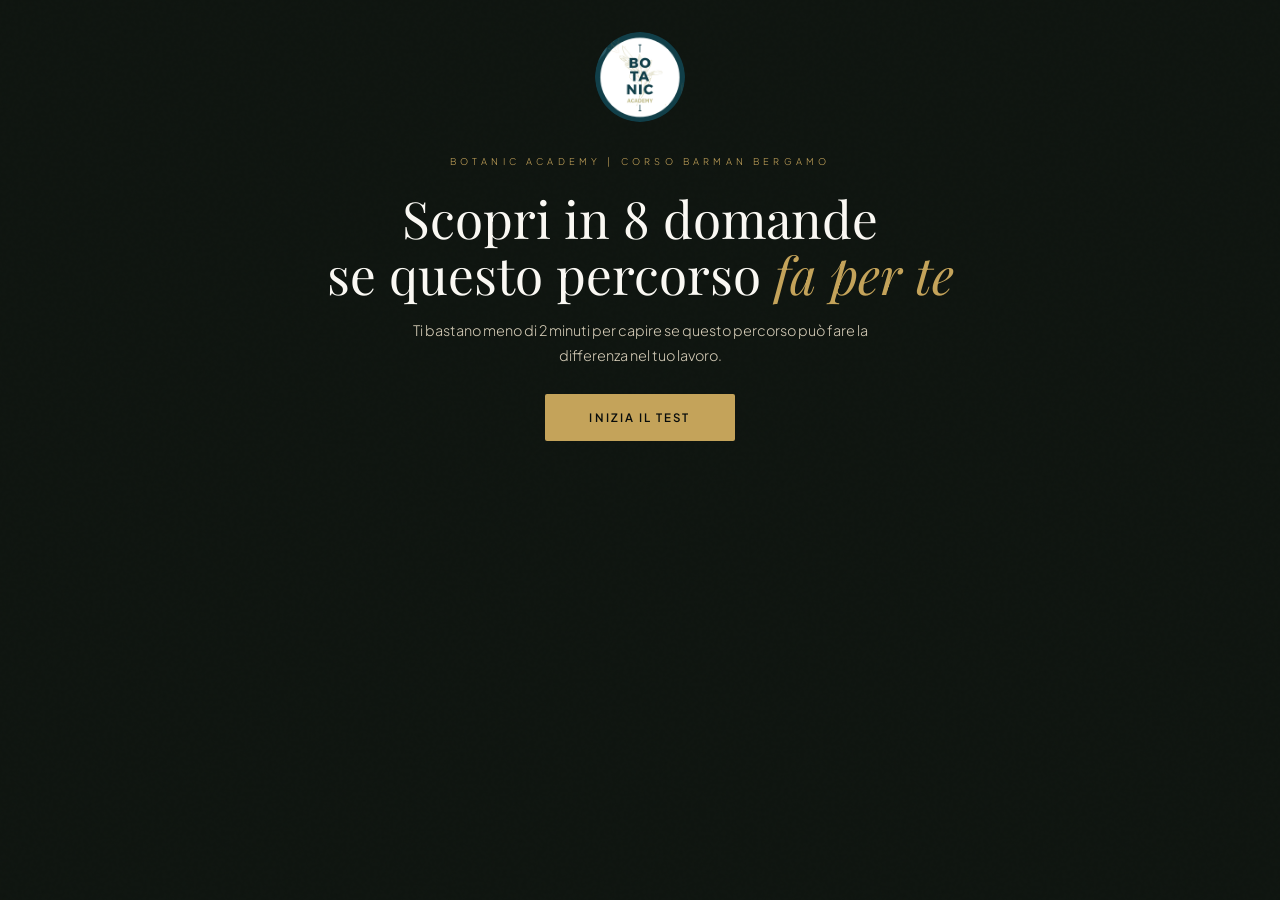
<file: test.html>
<!DOCTYPE html>
<html lang="it">
<head>
<meta charset="UTF-8">
<meta name="viewport" content="width=device-width, initial-scale=1.0, viewport-fit=cover">
<title>Sei pronto per il bancone? — Botanic Academy</title>
<meta name="description" content="8 domande per scoprire a che punto sei nel tuo percorso da bartender. Nessun voto, nessun punteggio: solo chiarezza su dove sei oggi.">

<!-- Favicon -->
<link rel="icon" type="image/png" href="[data-uri]">
<link rel="apple-touch-icon" href="[data-uri]">

<!-- Open Graph -->
<meta property="og:type" content="website">
<meta property="og:url" content="https://botanicacademy.it/test.html">
<meta property="og:title" content="Sei pronto per il bancone? — Botanic Academy">
<meta property="og:description" content="8 domande per scoprire a che punto sei nel tuo percorso da bartender.">
<meta property="og:image" content="https://botanicacademy.it/og-quiz.png">
<meta property="og:image:width" content="1200">
<meta property="og:image:height" content="630">
<meta property="og:locale" content="it_IT">
<meta property="og:site_name" content="Botanic Academy">

<!-- Twitter Card -->
<meta name="twitter:card" content="summary_large_image">
<meta name="twitter:url" content="https://botanicacademy.it/test.html">
<meta name="twitter:title" content="Sei pronto per il bancone? — Botanic Academy">
<meta name="twitter:description" content="8 domande per scoprire a che punto sei nel tuo percorso da bartender.">
<meta name="twitter:image" content="https://botanicacademy.it/og-quiz.png">

<link rel="canonical" href="https://botanicacademy.it/test.html">
<link href="https://fonts.googleapis.com/css2?family=Playfair+Display:ital,wght@0,300;0,400;1,300;1,400&family=Plus+Jakarta+Sans:wght@300;400;500;600&display=swap" rel="stylesheet">
<style>
*, *::before, *::after { box-sizing: border-box; margin: 0; padding: 0; }

:root {
  --black:      #080c0b;
  --dark:       #0f1510;
  --teal:       #1e5c58;
  --teal-mid:   #2a7a75;
  --teal-light: #3a9e97;
  --gold:       #c4a35a;
  --gold-light: #dfc07e;
  --gold-dim:   #8a7040;
  --cream:      #f4efe4;
  --cream-mid:  #d6cdb8;
  --cream-dim:  #9c9282;
  --white:      #faf8f3;
  --section-light: #f0ebe0;
}

html, body {
  height: 100%;
  font-family: 'Plus Jakarta Sans', sans-serif;
  background: var(--dark);
  color: var(--cream);
  font-weight: 300;
  line-height: 1.6;
}

body {
  min-height: 100vh;
  min-height: 100dvh; /* iOS Safari: tiene conto della barra indirizzi dinamica, evita salti/scroll sballato */
  display: flex;
  flex-direction: column;
  align-items: center;
  justify-content: flex-start;
  padding: 2rem 1rem 4rem;
  /* Safe area (notch, Dynamic Island, home indicator): il fallback sopra resta
     valido sui browser che non supportano env(); qui lo aumentiamo se serve
     più spazio per non finire sotto le zone del sistema. */
  padding-top: max(2rem, calc(env(safe-area-inset-top) + 1rem));
  padding-right: max(1rem, calc(env(safe-area-inset-right) + 1rem));
  padding-bottom: max(4rem, calc(env(safe-area-inset-bottom) + 2rem));
  padding-left: max(1rem, calc(env(safe-area-inset-left) + 1rem));
}

/* ── NOISE OVERLAY ── */
body::before {
  content: '';
  position: fixed;
  inset: 0;
  background-image: url("data:image/svg+xml,%3Csvg viewBox='0 0 256 256' xmlns='http://www.w3.org/2000/svg'%3E%3Cfilter id='noise'%3E%3CfeTurbulence type='fractalNoise' baseFrequency='0.9' numOctaves='4' stitchTiles='stitch'/%3E%3C/filter%3E%3Crect width='100%25' height='100%25' filter='url(%23noise)' opacity='0.03'/%3E%3C/svg%3E");
  pointer-events: none;
  z-index: 0;
  opacity: .4;
}

/* ── LOGO ── */
.logo {
  display: flex;
  justify-content: center;
  margin-bottom: 2rem;
  position: relative;
  z-index: 1;
}
.logo-img {
  width: 90px;
  height: 90px;
  border-radius: 50%;
  object-fit: cover;
}

/* ── CARD CONTAINER ── */
.quiz-card {
  width: 100%;
  max-width: 680px;
  background: rgba(255,255,255,.025);
  border: 1px solid rgba(196,163,90,.12);
  border-radius: 4px;
  position: relative;
  z-index: 1;
  overflow: hidden;
}

@media (min-width: 521px) {
  .quiz-card {
    overflow: visible;
    height: auto;
  }
  .quiz-card > * {
    overflow: visible;
  }
}

/* ── PROGRESS BAR ── */
.progress-wrap {
  padding: 1.6rem 2.2rem .8rem;
  border-bottom: 1px solid rgba(196,163,90,.08);
}
.progress-meta {
  display: flex;
  justify-content: space-between;
  align-items: center;
  margin-bottom: .7rem;
}
.progress-label {
  font-size: .58rem;
  letter-spacing: .35em;
  text-transform: uppercase;
  color: var(--gold);
}
.progress-counter {
  font-size: .7rem;
  color: var(--cream-dim);
  font-weight: 400;
}
.progress-track {
  width: 100%;
  height: 2px;
  background: rgba(255,255,255,.06);
  border-radius: 2px;
  overflow: hidden;
}
.progress-fill {
  height: 100%;
  background: linear-gradient(90deg, var(--teal-mid), var(--gold));
  border-radius: 2px;
  transition: width .5s cubic-bezier(.4,0,.2,1);
  width: 0%;
}

/* ── QUESTION AREA ── */
.question-wrap {
  padding: 1.6rem 2.2rem 1.2rem;
  min-height: 100px;
}
.question-num {
  font-size: .58rem; letter-spacing: .35em;
  text-transform: uppercase; color: var(--cream-dim);
  margin-bottom: .9rem;
}
.question-text {
  font-family: 'Playfair Display', serif;
  font-size: clamp(1.15rem, 2.5vw, 1.45rem);
  font-weight: 300; line-height: 1.35;
  color: var(--white);
}
.question-text em { color: var(--gold); font-style: italic; }

/* ── OPTIONS ── */
.options-wrap {
  padding: 0 2.2rem 1.2rem;
  display: flex;
  flex-direction: column;
  gap: .5rem;
}

.option-btn {
  width: 100%;
  background: rgba(255,255,255,.03);
  border: 1px solid rgba(196,163,90,.15);
  border-radius: 3px;
  padding: .8rem 1.1rem;
  display: flex;
  align-items: center;
  gap: .9rem;
  cursor: pointer;
  transition: all .22s ease;
  text-align: left;
  color: var(--cream-mid);
  font-family: 'Plus Jakarta Sans', sans-serif;
  font-size: .88rem;
  font-weight: 300;
  line-height: 1.45;
  position: relative;
  overflow: hidden;
}
.option-btn::before {
  content: '';
  position: absolute;
  inset: 0;
  background: linear-gradient(90deg, rgba(196,163,90,.06), transparent);
  opacity: 0;
  transition: opacity .2s;
}
.option-btn:hover:not(:disabled)::before { opacity: 1; }
.option-btn:hover:not(:disabled) {
  border-color: rgba(196,163,90,.4);
  color: var(--cream);
}

.option-key {
  width: 28px; height: 28px;
  min-width: 28px;
  border-radius: 50%;
  border: 1px solid rgba(196,163,90,.3);
  display: flex; align-items: center; justify-content: center;
  font-size: .65rem; font-weight: 600;
  letter-spacing: .05em;
  color: var(--gold-dim);
  transition: all .22s;
  font-family: 'Plus Jakarta Sans', sans-serif;
}

.option-btn:hover:not(:disabled) .option-key {
  border-color: var(--gold);
  color: var(--gold);
}

/* States */
.option-btn.selected {
  border-color: var(--gold);
  background: rgba(196,163,90,.1);
  color: var(--white);
  cursor: default;
}
.option-btn.selected .option-key {
  background: var(--gold);
  border-color: var(--gold);
  color: var(--black);
}

/* ── NAV BUTTONS ── */
.nav-wrap {
  padding: .5rem 2.2rem 1.6rem;
  display: flex;
  gap: .8rem;
}
.btn-back {
  flex: 1;
  background: transparent;
  border: 1px solid rgba(196,163,90,.3);
  color: var(--cream-dim);
  padding: .85rem 1rem;
  font-family: 'Plus Jakarta Sans', sans-serif;
  font-size: .7rem; font-weight: 600;
  letter-spacing: .15em; text-transform: uppercase;
  cursor: pointer;
  border-radius: 2px;
  transition: all .2s;
}
.btn-back:hover:not(:disabled) { border-color: var(--gold); color: var(--cream); }
.btn-back:disabled { opacity: .3; cursor: default; }
.btn-next-q {
  flex: 2;
  background: var(--gold);
  color: var(--black);
  border: none;
  padding: .85rem 1rem;
  font-family: 'Plus Jakarta Sans', sans-serif;
  font-size: .7rem; font-weight: 600;
  letter-spacing: .15em; text-transform: uppercase;
  cursor: pointer;
  border-radius: 2px;
  transition: background .2s, transform .15s;
}
.btn-next-q:hover:not(:disabled) { background: var(--gold-light); transform: translateY(-1px); }
.btn-next-q:disabled { opacity: .35; cursor: default; }

/* ── INTRO ── */
#screen-intro {
  width: 100%;
  max-width: 680px;
  position: relative; z-index: 1;
  text-align: center;
}
.intro-eyebrow {
  font-size: .58rem; letter-spacing: .45em;
  text-transform: uppercase; color: var(--gold);
  margin-bottom: 1.4rem;
}
.intro-title {
  font-family: 'Playfair Display', serif;
  font-size: clamp(2rem, 5vw, 3.2rem);
  font-weight: 300; line-height: 1.08;
  color: var(--white); margin-bottom: 1rem;
}
.intro-title em { color: var(--gold); font-style: italic; }
.intro-desc {
  color: var(--cream-mid);
  font-size: .9rem; line-height: 1.75;
  max-width: 480px; margin: 0 auto 1.6rem;
}
.btn-start {
  background: var(--gold);
  color: var(--black);
  border: none;
  padding: 1rem 2.8rem;
  font-family: 'Plus Jakarta Sans', sans-serif;
  font-size: .72rem; font-weight: 600;
  letter-spacing: .18em; text-transform: uppercase;
  cursor: pointer;
  transition: background .2s, transform .15s;
  border-radius: 2px;
}
.btn-start:hover { background: var(--gold-light); transform: translateY(-2px); }

/* ── RESULT ── */
#screen-result {
  width: 100%; max-width: 680px;
  position: relative; z-index: 1;
  text-align: center;
}
.result-eyebrow {
  font-size: .58rem; letter-spacing: .45em;
  text-transform: uppercase; color: var(--gold);
  margin-bottom: 1.2rem;
}
.result-title {
  font-family: 'Playfair Display', serif;
  font-size: clamp(1.5rem, 4vw, 2.2rem);
  font-weight: 300; color: var(--white);
  line-height: 1.15; margin-bottom: .8rem;
}
.result-title em { color: var(--gold); font-style: italic; }
.result-desc {
  color: var(--cream-mid);
  font-size: .88rem; line-height: 1.7;
  max-width: 460px; margin: 0 auto 1.5rem;
}

/* Lead generation card */
.lead-card {
  background: var(--teal);
  border: 1px solid rgba(196,163,90,.2);
  border-radius: 4px;
  padding: 2rem 2.2rem;
  margin-bottom: 1.5rem;
  text-align: center;
}
.lead-label {
  font-size: .58rem; letter-spacing: .4em;
  text-transform: uppercase; color: var(--gold-light);
  margin-bottom: .6rem;
}
.lead-title {
  font-family: 'Playfair Display', serif;
  font-size: 1.4rem; font-weight: 300;
  color: var(--white); margin-bottom: .6rem; line-height: 1.2;
}
.lead-desc {
  font-size: .82rem; color: rgba(244,239,228,.7);
  line-height: 1.65; margin-bottom: 1.4rem;
}
.lead-form {
  display: flex;
  flex-direction: column;
  gap: .8rem;
}
.lead-input {
  width: 100%;
  background: rgba(255,255,255,.05);
  border: 1px solid rgba(196,163,90,.25);
  border-radius: 3px;
  padding: .8rem 1rem;
  color: var(--white);
  font-family: 'Plus Jakarta Sans', sans-serif;
  font-size: 16px; /* min 16px: evita lo zoom automatico al focus su iOS Safari */
  transition: border-color .2s;
}
.lead-input::placeholder { color: rgba(244,239,228,.4); }
.lead-input:focus { outline: none; border-color: var(--gold); }
.lead-error {
  color: #e08080;
  font-size: .7rem;
  margin-top: -.4rem;
}
.lead-consent {
  display: flex;
  align-items: flex-start;
  gap: .6rem;
  cursor: pointer;
  font-size: .76rem;
  color: rgba(244,239,228,.75);
  line-height: 1.5;
}
.lead-consent input[type="checkbox"] {
  flex-shrink: 0;
  width: 16px;
  height: 16px;
  margin-top: .15rem;
  accent-color: var(--gold);
  cursor: pointer;
}
.btn-lead {
  display: inline-block;
  background: var(--gold);
  color: var(--black);
  border: none;
  padding: .95rem 2.4rem;
  font-family: 'Plus Jakarta Sans', sans-serif;
  font-size: .72rem; font-weight: 600;
  letter-spacing: .18em; text-transform: uppercase;
  cursor: pointer;
  text-decoration: none;
  border-radius: 2px;
  transition: background .2s, transform .15s;
  width: 100%;
}
.btn-lead:hover { background: var(--gold-light); transform: translateY(-2px); }
.lead-thanks {
  display: none;
  text-align: center;
  padding: .5rem 0;
}
.lead-thanks.show { display: block; }
.lead-thanks-title {
  font-family: 'Playfair Display', serif;
  font-size: 1.2rem; font-weight: 300;
  color: var(--white); margin-bottom: .5rem;
}
.lead-thanks-desc {
  font-size: .82rem; color: rgba(244,239,228,.7);
  line-height: 1.6;
}

/* ── TRANSITIONS ── */
.screen { animation: fadeIn .4s ease; }
@keyframes fadeIn {
  from { opacity: 0; transform: translateY(12px); }
  to   { opacity: 1; transform: translateY(0); }
}

.option-btn { animation: slideIn .3s ease both; }
@keyframes slideIn {
  from { opacity: 0; transform: translateX(-8px); }
  to   { opacity: 1; transform: translateX(0); }
}
.option-btn:nth-child(1) { animation-delay: .05s; }
.option-btn:nth-child(2) { animation-delay: .10s; }
.option-btn:nth-child(3) { animation-delay: .15s; }
.option-btn:nth-child(4) { animation-delay: .20s; }

/* ── HIDDEN ── */
.hidden { display: none !important; }

/* ── RESPONSIVE ── */
@media (max-width: 520px) {
  body { padding: 1.5rem .75rem 3rem; }
  .quiz-card { border-radius: 3px; }
  .progress-wrap, .question-wrap, .options-wrap, .nav-wrap { padding-left: 1.3rem; padding-right: 1.3rem; }
  .lead-card { padding: 1.5rem 1.3rem; }
}
</style>
</head>
<body>

<!-- LOGO -->
<div class="logo">
  <img src="[data-uri]" alt="Botanic Academy" class="logo-img">
</div>

<!-- INTRO -->
<div id="screen-intro" class="screen">
  <p class="intro-eyebrow">Botanic Academy | Corso Barman Bergamo</p>
  <h1 class="intro-title">Scopri in 8 domande<br>se questo percorso <em>fa per te</em></h1>
  <p class="intro-desc">Ti bastano meno di 2 minuti per capire se questo percorso può fare la differenza nel tuo lavoro.</p>
  <button class="btn-start" onclick="startQuiz()">Inizia il Test</button>
</div>

<!-- QUIZ -->
<div id="screen-quiz" class="quiz-card hidden">
  <div class="progress-wrap">
    <div class="progress-meta">
      <span class="progress-label">Avanzamento</span>
      <span class="progress-counter" id="progress-counter">1 / 10</span>
    </div>
    <div class="progress-track">
      <div class="progress-fill" id="progress-fill"></div>
    </div>
  </div>

  <div class="question-wrap">
    <div class="question-num" id="question-num">Domanda 01</div>
    <div class="question-text" id="question-text"></div>
  </div>

  <div class="options-wrap" id="options-wrap"></div>

  <div class="nav-wrap">
    <button class="btn-back" id="btnBack" onclick="goBack()">← Indietro</button>
    <button class="btn-next-q" id="btnNext" onclick="goNext()" disabled>Avanti →</button>
  </div>
</div>

<!-- RESULT -->
<div id="screen-result" class="hidden screen">
  <p class="result-eyebrow">Quello che emerge</p>

  <h2 class="result-title" id="result-title"></h2>
  <p class="result-desc" id="result-desc"></p>

  <div class="lead-card">
    <div class="lead-label">Guida gratuita</div>
    <div class="lead-title">Scarica ora la tua guida</div>
    <div class="lead-desc">In base alle tue risposte, ecco la guida gratuita <strong style="color:var(--gold-light);font-weight:700;">"I 7 errori che ti impediscono di lavorare con sicurezza dietro al bancone"</strong>. Scaricala subito qui sotto.</div>
    <a class="btn-start" href="guida-7-errori-bancone.pdf" download style="display:inline-block;text-decoration:none;text-align:center;">Scarica ora la guida gratuita</a>
  </div>

  <div style="height: 2rem;"></div>
</div>

<script>

const questions = [
  {
    q: "Quale situazione ti rappresenta meglio oggi?",
    opts: [
      "Lavoro come cameriere.",
      "Mi capita già di preparare qualche cocktail.",
      "Lavoro già dietro al bancone ma senza aver mai fatto un corso.",
      "Vorrei iniziare da zero."
    ],
    score: [0, 3, 4, 0]
  },
  {
    q: "Come ti senti quando devi preparare un cocktail?",
    opts: [
      "Sicuro, so cosa fare.",
      "Me la cavo, ma vado a intuito.",
      "Un po' in ansia, ho paura di sbagliare.",
      "Non l'ho mai fatto davvero."
    ],
    score: [1, 1, 1, 0]
  },
  {
    q: "Qual è la difficoltà più grande che incontri?",
    opts: [
      "Non conosco bene le tecniche.",
      "Non so bilanciare correttamente i cocktail.",
      "Non mi sento sicuro davanti ai clienti.",
      "Non ho mai avuto una vera formazione."
    ],
    score: [1, 1, 1, 0]
  },
  {
    q: "Perché vorresti imparare il bartending?",
    opts: [
      "Per aumentare il mio valore professionale.",
      "Per fare un lavoro che mi piace davvero.",
      "Per sentirmi più sicuro in quello che già faccio.",
      "Per avere più opportunità di lavoro."
    ],
    score: [0, 0, 0, 0]
  },
  {
    q: "Quanto ti senti sicuro dietro al bancone, oggi?",
    opts: [
      "Per niente sicuro.",
      "Un po' insicuro.",
      "Abbastanza sicuro.",
      "Molto sicuro."
    ],
    score: [0, 0, 1, 1]
  },
  {
    q: "Hai mai seguito una formazione strutturata sul bartending?",
    opts: [
      "No, mai.",
      "No, ho imparato solo osservando altri colleghi.",
      "No, solo attraverso video o contenuti online.",
      "Sì, ho frequentato un corso di bartending."
    ],
    score: [0, 2, 1, 4]
  },
  {
    q: "Qual è il tuo obiettivo?",
    opts: [
      "Cambiare lavoro e diventare bartender.",
      "Sentirmi più preparato quando lavoro dietro al bancone.",
      "Aumentare il mio valore e le mie opportunità di carriera.",
      "Semplicemente imparare qualcosa di nuovo."
    ],
    score: [0, 0, 0, 0]
  },
  {
    q: "Quanto sarebbe importante per te lavorare con più sicurezza e meno improvvisazione?",
    opts: [
      "Fondamentale, è ciò di cui ho bisogno.",
      "Molto importante.",
      "Abbastanza importante.",
      "Non è la mia priorità."
    ],
    score: [0, 0, 0, 0]
  }
];

// Web app Google Apps Script che scrive nel foglio "CRM Botanic Academy" (vedi crm/apps-script.gs).
// Incolla qui l'URL /exec dopo la distribuzione dello script.
const CRM_ENDPOINT = 'https://script.google.com/macros/s/AKfycbyMZJO0SGROjXhJ7kkqPbcOqsDuJD0S3XEwveT9GX6-xRhGrNhx39gAetEIlS3mBq50/exec';
const TOTAL_STEPS = questions.length + 2; // 8 domande + step nome + step email

let current = 0;
const selectedAnswers = new Array(questions.length).fill(null);
let leadName = '';
let leadEmail = '';
let leadConsent = false;

// ── Fix tastiera per browser in-app (Instagram/Facebook) ──
// In molti browser "in-app" lo scroll non basta perché la pagina finisce
// subito dopo il campo: non c'è spazio in cui scorrere. Aggiungiamo uno
// spaziatore temporaneo sotto al contenuto quando un campo prende il focus.
const keyboardSpacer = document.createElement('div');
keyboardSpacer.id = 'keyboardSpacer';
keyboardSpacer.style.cssText = 'height:0;transition:height .2s;';
document.body.appendChild(keyboardSpacer);

function attachKeyboardFix(el) {
  el.addEventListener('focus', () => {
    keyboardSpacer.style.height = '60vh';
    setTimeout(() => {
      el.scrollIntoView({ behavior: 'smooth', block: 'center' });
    }, 350);
  });
  el.addEventListener('blur', () => {
    setTimeout(() => { keyboardSpacer.style.height = '0'; }, 200);
  });
}

function startQuiz() {
  document.getElementById('screen-intro').classList.add('hidden');
  document.getElementById('screen-quiz').classList.remove('hidden');
  document.querySelector('.logo').style.display = 'none';
  renderQuestion();
}

function renderQuestion() {
  // Progress (comune a tutti gli step, domande + nome + email)
  const pct = (current / TOTAL_STEPS) * 100;
  document.getElementById('progress-fill').style.width = pct + '%';
  document.getElementById('progress-counter').textContent = (current + 1) + ' / ' + TOTAL_STEPS;
  document.getElementById('question-num').textContent = 'Domanda ' + String(current + 1).padStart(2, '0');

  const wrap = document.getElementById('options-wrap');
  wrap.innerHTML = '';
  const btnNext = document.getElementById('btnNext');

  if (current < questions.length) {
    // ── Domanda a risposta multipla ──
    const q = questions[current];
    document.getElementById('question-text').innerHTML = q.q;
    const keys = ['A', 'B', 'C', 'D'];
    q.opts.forEach((opt, i) => {
      const btn = document.createElement('button');
      btn.className = 'option-btn';
      if (selectedAnswers[current] === i) btn.classList.add('selected');
      btn.innerHTML = `<span class="option-key">${keys[i]}</span><span>${opt}</span>`;
      btn.onclick = () => selectAnswer(i);
      wrap.appendChild(btn);
    });
    btnNext.disabled = (selectedAnswers[current] === null);
    btnNext.textContent = 'Avanti →';

  } else if (current === questions.length) {
    // ── Step: nome ──
    document.getElementById('question-text').innerHTML = 'Come ti chiami?';
    const safeName = leadName.replace(/"/g, '&quot;');
    wrap.innerHTML = `<input type="text" class="lead-input" id="leadNameInput" placeholder="Il tuo nome" autocomplete="name" value="${safeName}">`;
    const input = document.getElementById('leadNameInput');
    attachKeyboardFix(input);
    input.addEventListener('input', () => {
      leadName = input.value.trim();
      btnNext.disabled = !leadName;
    });
    btnNext.disabled = !leadName;
    btnNext.textContent = 'Avanti →';

  } else {
    // ── Step: email + consenso (ultimo step) ──
    document.getElementById('question-text').innerHTML = 'Qual è la tua email?';
    const safeEmail = leadEmail.replace(/"/g, '&quot;');
    wrap.innerHTML = `
      <input type="email" class="lead-input" id="leadEmailInput" placeholder="La tua email" autocomplete="email" value="${safeEmail}">
      <label class="lead-consent" style="margin-top:.9rem;">
        <input type="checkbox" id="leadConsentInput" ${leadConsent ? 'checked' : ''}>
        <span>Sì, accetto di ricevere email da Botanic Academy.</span>
      </label>
      <p style="margin-top:.6rem;font-size:.68rem;color:var(--cream-dim,#9c9282);letter-spacing:.03em;">
        Leggi la <a href="privacy-policy.html" style="color:var(--gold,#c4a35a);" target="_blank">Privacy Policy</a>.
      </p>
    `;
    const emailInput = document.getElementById('leadEmailInput');
    const consentInput = document.getElementById('leadConsentInput');
    attachKeyboardFix(emailInput);

    function checkValid() {
      leadEmail = emailInput.value.trim();
      leadConsent = consentInput.checked;
      btnNext.disabled = !(leadEmail.includes('@') && leadConsent);
    }
    emailInput.addEventListener('input', checkValid);
    consentInput.addEventListener('change', checkValid);
    checkValid();
    btnNext.textContent = 'Scopri il risultato →';
  }

  document.getElementById('btnBack').disabled = (current === 0);
}

function selectAnswer(idx) {
  selectedAnswers[current] = idx;

  const btns = document.querySelectorAll('.option-btn');
  btns.forEach((btn, i) => {
    btn.classList.toggle('selected', i === idx);
  });

  document.getElementById('btnNext').disabled = false;
}

function goNext() {
  // Guardia di validazione in base al tipo di step corrente
  if (current < questions.length && selectedAnswers[current] === null) return;
  if (current === questions.length && !leadName) return;
  if (current === questions.length + 1 && !(leadEmail.includes('@') && leadConsent)) return;

  current++;
  if (current >= TOTAL_STEPS) {
    finishAndShowResult();
  } else {
    document.getElementById('screen-quiz').classList.add('hidden');
    setTimeout(() => {
      renderQuestion();
      document.getElementById('screen-quiz').classList.remove('hidden');
    }, 120);
  }
}

function goBack() {
  if (current === 0) return;
  current--;
  document.getElementById('screen-quiz').classList.add('hidden');
  setTimeout(() => {
    renderQuestion();
    document.getElementById('screen-quiz').classList.remove('hidden');
  }, 120);
}

function finishAndShowResult() {
  document.getElementById('screen-quiz').classList.add('hidden');
  document.querySelector('.logo').style.display = 'none';
  document.getElementById('screen-result').classList.remove('hidden');

  // Punteggio totale (max 11) — usato solo internamente per scegliere il profilo, mai mostrato
  let totalScore = 0;
  questions.forEach((q, i) => {
    const idx = selectedAnswers[i];
    if (q.score && idx !== null) totalScore += q.score[idx];
  });

  const hasFormalCourse = selectedAnswers[5] === 3; // Domanda 6, opzione D: "Sì, ho frequentato un corso di bartending."

  let title, desc;
  if (totalScore <= 2) {
    // Profilo 1 – Pronto a iniziare
    title = 'Hai tutte le potenzialità per lavorare<br>dietro al <em>bancone</em>.';
    desc = "Dalle tue risposte emerge che hai voglia di imparare, ma ti mancano ancora delle basi solide. Con una formazione strutturata potrai acquisire sicurezza, metodo e iniziare il tuo percorso con il piede giusto.";
  } else if (totalScore <= 8 || !hasFormalCourse) {
    // Profilo 2 – Hai bisogno di consolidare le basi (include chi ha punteggio alto ma nessuna formazione strutturata)
    title = 'Hai già mosso i primi passi.<br>Ora è il momento di <em>consolidare le basi</em>.';
    desc = "Hai già iniziato a fare esperienza o a formarti, ma molte cose probabilmente le fai ancora per abitudine o intuizione. Un metodo strutturato ti permetterà di lavorare con maggiore sicurezza e fare un vero salto di qualità.";
  } else {
    // Profilo 3 – Sei già a buon punto (punteggio alto + corso di bartending già seguito)
    title = 'Hai costruito buone basi.<br>Ora puoi fare il <em>passo successivo</em>.';
    desc = "Hai già acquisito esperienza e una buona preparazione. Continuare a perfezionare tecnica e metodo ti aiuterà a distinguerti come professionista e ad aumentare il tuo valore nel mondo del lavoro.";
  }

  document.getElementById('result-title').innerHTML = title;
  document.getElementById('result-desc').innerHTML = desc;

  // Salva il contatto nel CRM (Google Sheet) in background. Nome ed email
  // sono già stati raccolti negli step precedenti del test. Il download della
  // guida non dipende da questo invio.
  if (CRM_ENDPOINT) {
    const body = new URLSearchParams({
      fonte: 'Quiz',
      nome: leadName,
      email: leadEmail,
      interesse: 'Guida 7 errori al bancone',
      note: 'Punteggio quiz: ' + totalScore
    });
    fetch(CRM_ENDPOINT, {
      method: 'POST',
      mode: 'no-cors', // richiesta cross-domain "fire and forget": non possiamo leggere la risposta, solo inviarla
      body: body
    }).catch(err => {
      console.error('Errore salvataggio contatto:', err);
    });
  }
}
</script>
</body>
</html>
</file>
